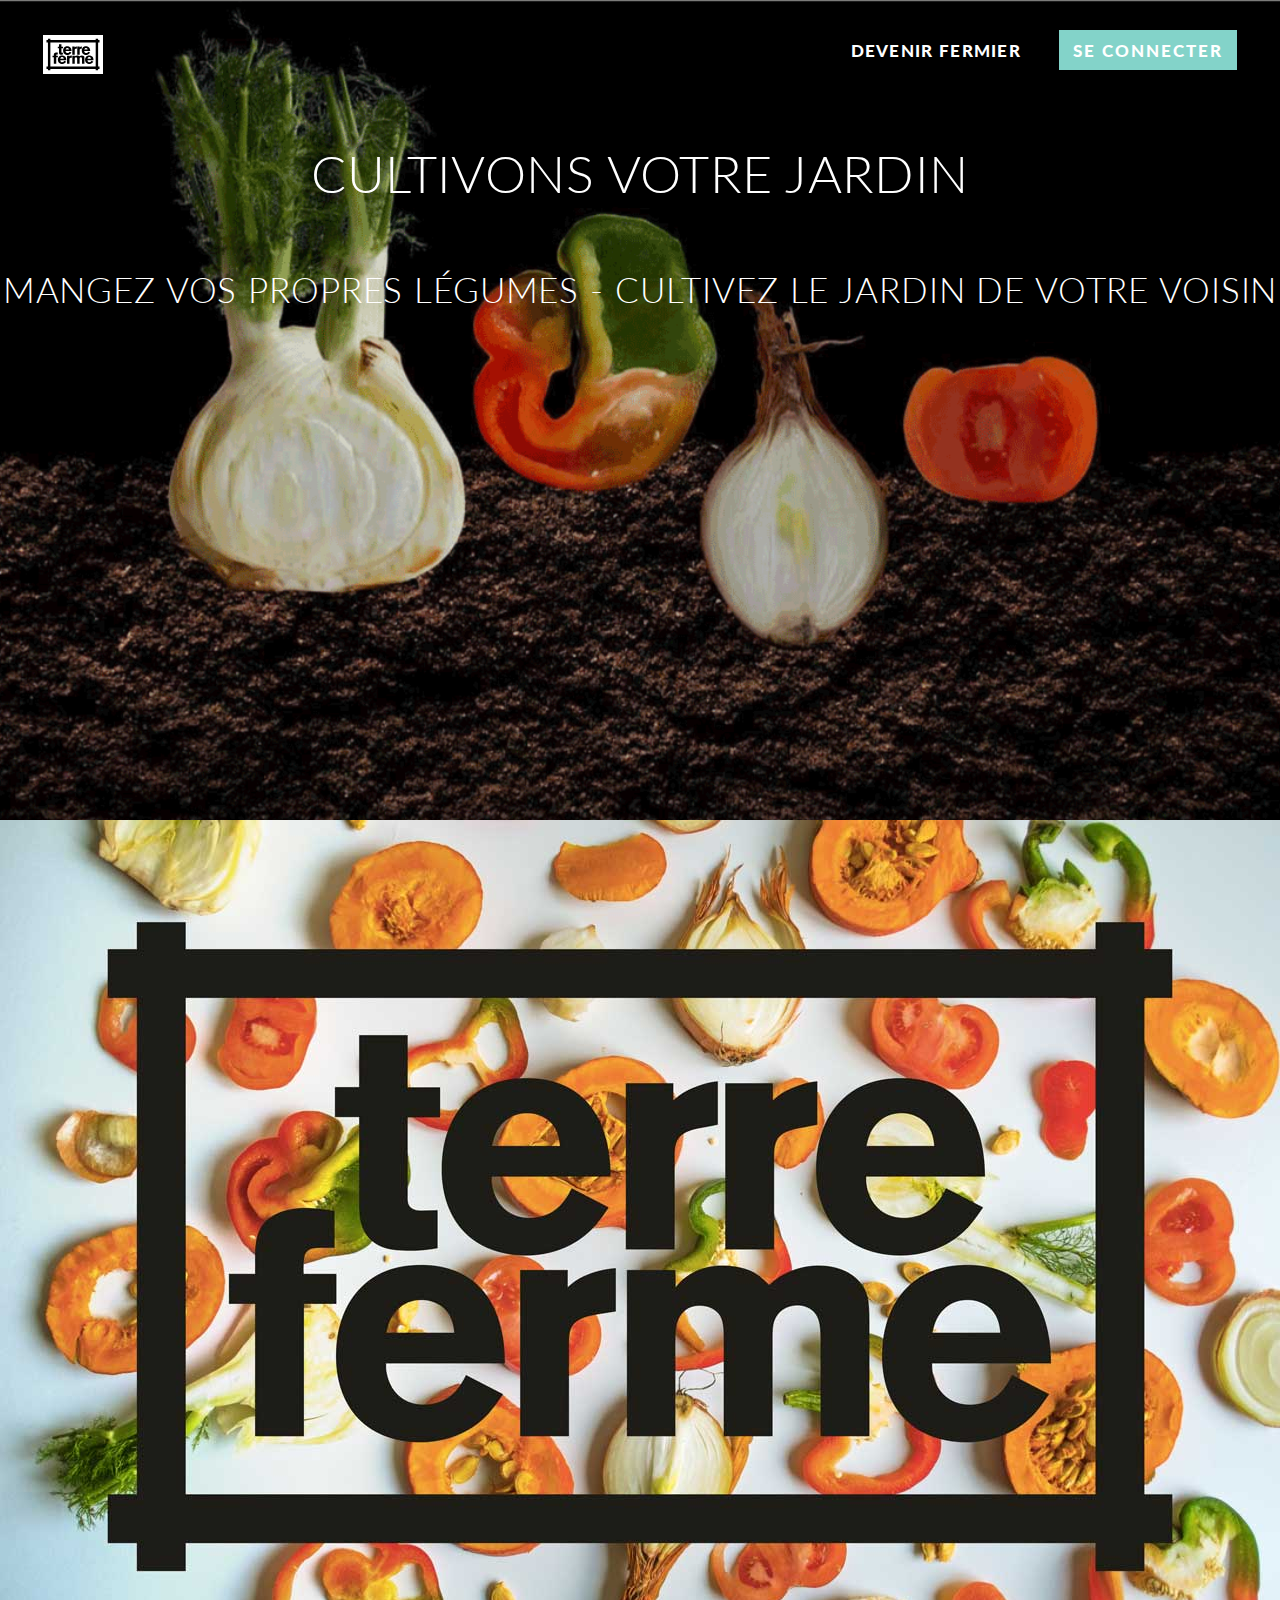
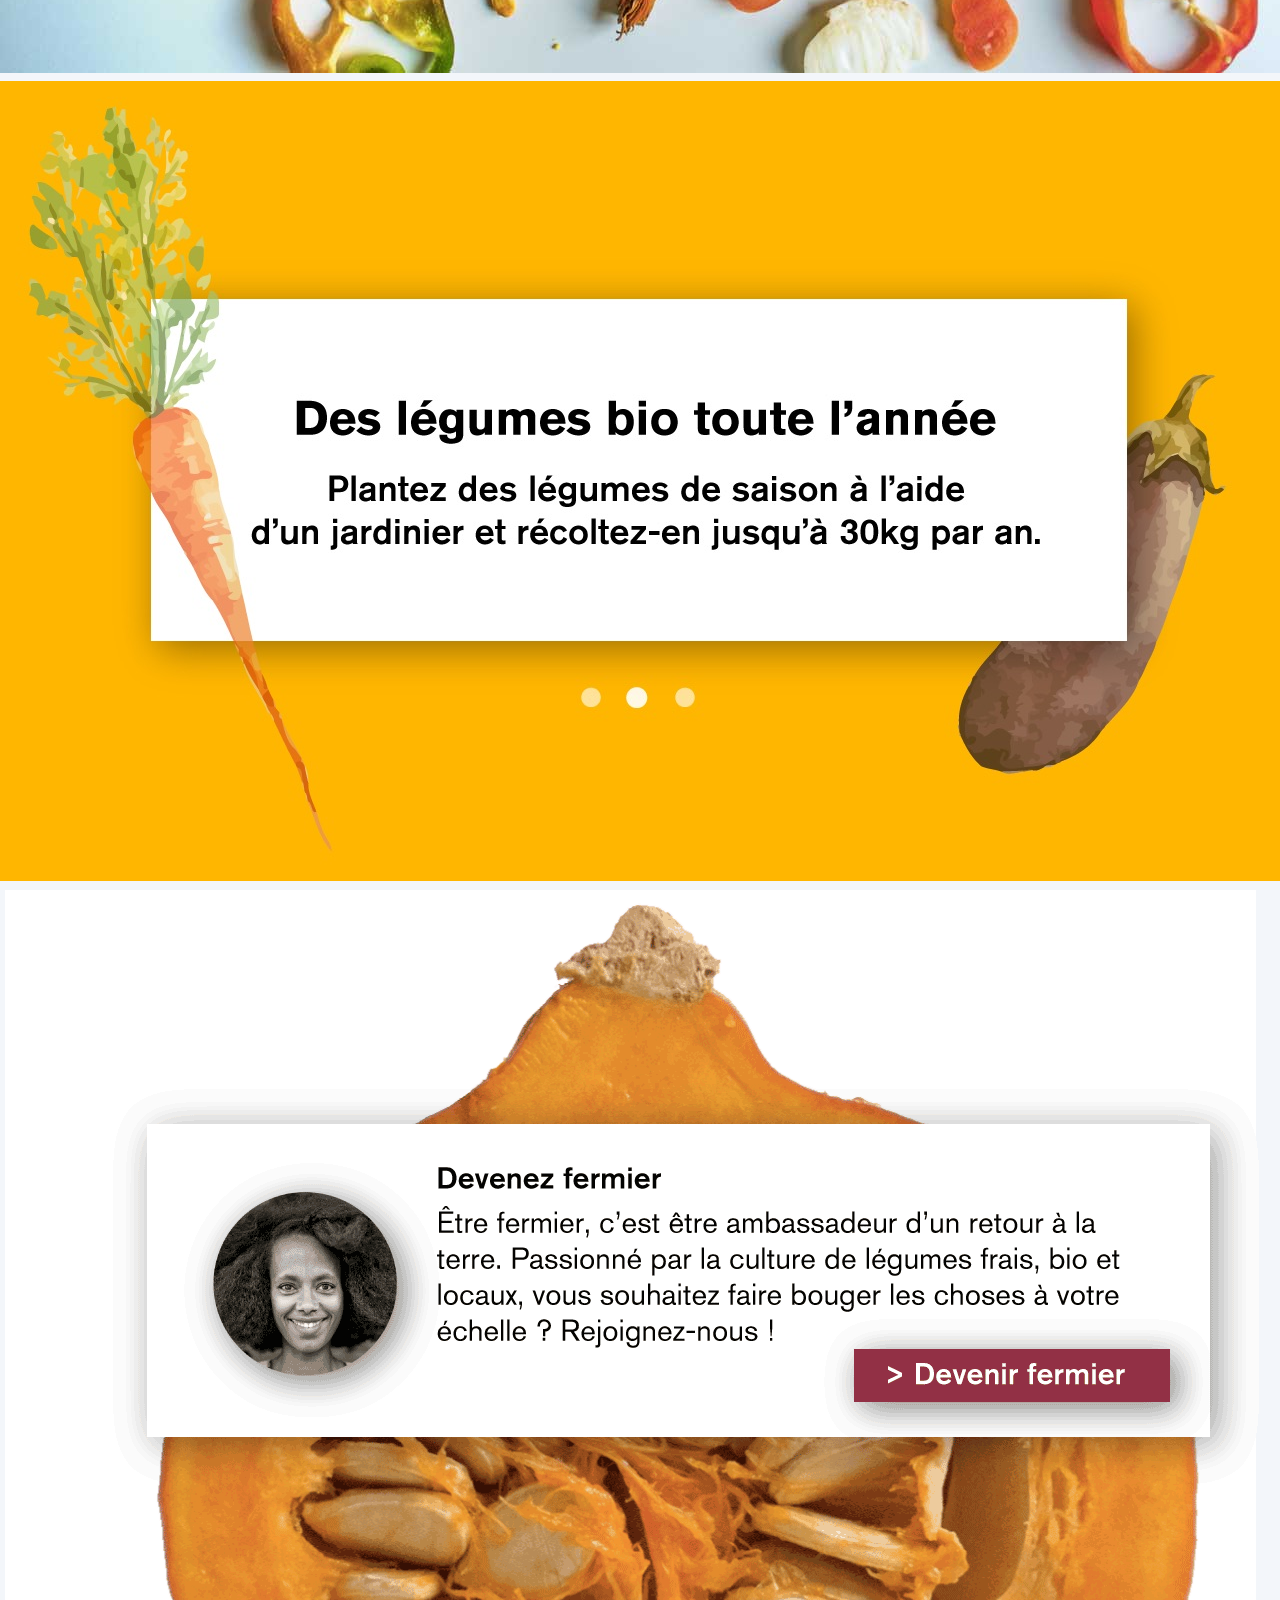
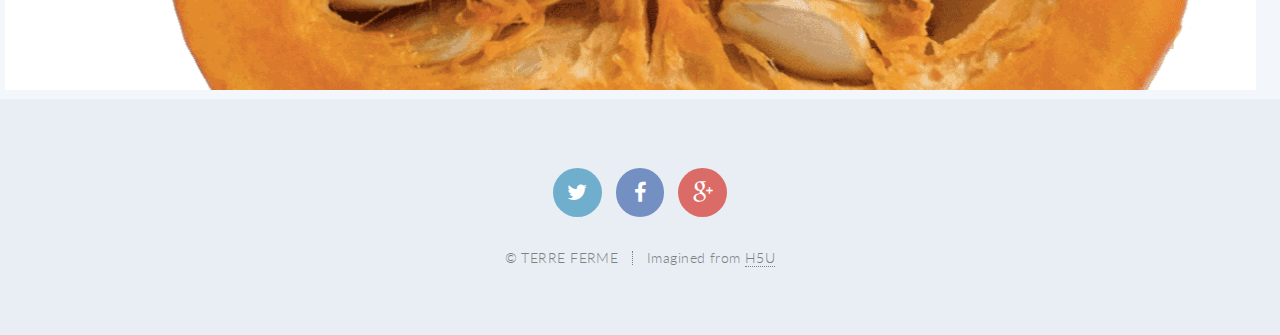
<file: index.html>
<!DOCTYPE HTML>
<!--
	Twenty by HTML5 UP
	html5up.net | @n33co
	Free for personal and commercial use under the CCA 3.0 license (html5up.net/license)
-->
<html>
	<head>
		<title>TERRE FERME</title>
		<meta charset="utf-8" />
		<meta name="viewport" content="width=device-width, initial-scale=1" />
		<!--[if lte IE 8]><script src="assets/js/ie/html5shiv.js"></script><![endif]-->
		<link rel="stylesheet" href="assets/css/main.css" />
		<!--[if lte IE 8]><link rel="stylesheet" href="assets/css/ie8.css" /><![endif]-->
		<!--[if lte IE 9]><link rel="stylesheet" href="assets/css/ie9.css" /><![endif]-->
	</head>
	<body class="index">
		<div id="page-wrapper">

			<header id="header" class="alt">
				<h1 id="logo"><a href="index.html"><img src="images/TF_logo.svg" alt="TERRE FERME" style="width:5%; background-color:white;"/></a></h1>
				<nav id="nav">
					<ul>
						<li class="current"><a href="#">Devenir fermier</a></li>
						<li><a href="#" class="button special">Se connecter</a></li>
					</ul>
				</nav>
			</header>

			<!-- Banner -->
				<section id="banner">

					<!--
						".inner" is set up as an inline-block so it automatically expands
						in both directions to fit whatever's inside it. This means it won't
						automatically wrap lines, so be sure to use line breaks where
						appropriate (<br />).
					-->
        <div class="bannertext">
          <h1 style="font-size:3em;">Cultivons votre Jardin</h1>
          <h3 style="font-size:2em;">Mangez vos propres légumes - Cultivez le jardin de votre voisin</h3>
        </div>

					<div class="inner" style="margin-bottom:0.25vh; margin-right:5%; margin-left:5%;">
						<footer>
							<div style="display:flex; position:relative; margin-top:30%;">
								<input type="text" placeholder="La Gaîté Lyrique, Rue Papin, Paris" size="80%" style="border-radius:5px 0 0 5px; background-color:white; color:black;"/>
								<input type="submit" value="Trouver un fermier" style="background-color:#96dad1; border:none; border-radius:0 5px 5px 0;" onclick="location.href='fermiers.html';"/>
							</div>
						</footer>

					</div>

				</section>

        <div class="tfcoupes"><img src="images/img-back-2.jpg" alt="" style="width:100%"></div>

        <div class="tfcoupes"><img src="images/background-values2.jpg" alt="" style="width:100%"></div>

         <div class="tfcoupes"><center><img src="images/devenir-fermier.png" alt="" style="width:100%;"></center></div>

			<!-- Main -->


				<footer id="footer">
					<ul class="icons">
						<li><a href="#" class="icon circle fa-twitter"><span class="label">Twitter</span></a></li>
						<li><a href="#" class="icon circle fa-facebook"><span class="label">Facebook</span></a></li>
						<li><a href="#" class="icon circle fa-google-plus"><span class="label">Google+</span></a></li>
					</ul>
					<ul class="copyright">
						<li>&copy; TERRE FERME</li><li>Imagined from <a href="http://html5up.net">H5U</a></li>
					</ul>
				</footer>

		</div>

		<!-- Scripts -->
			<script src="assets/js/jquery.min.js"></script>
			<script src="assets/js/jquery.dropotron.min.js"></script>
			<script src="assets/js/jquery.scrolly.min.js"></script>
			<script src="assets/js/jquery.scrollgress.min.js"></script>
			<script src="assets/js/skel.min.js"></script>
			<script src="assets/js/util.js"></script>
			<!--[if lte IE 8]><script src="assets/js/ie/respond.min.js"></script><![endif]-->
			<script src="assets/js/main.js"></script>

	</body>
</html>
</file>
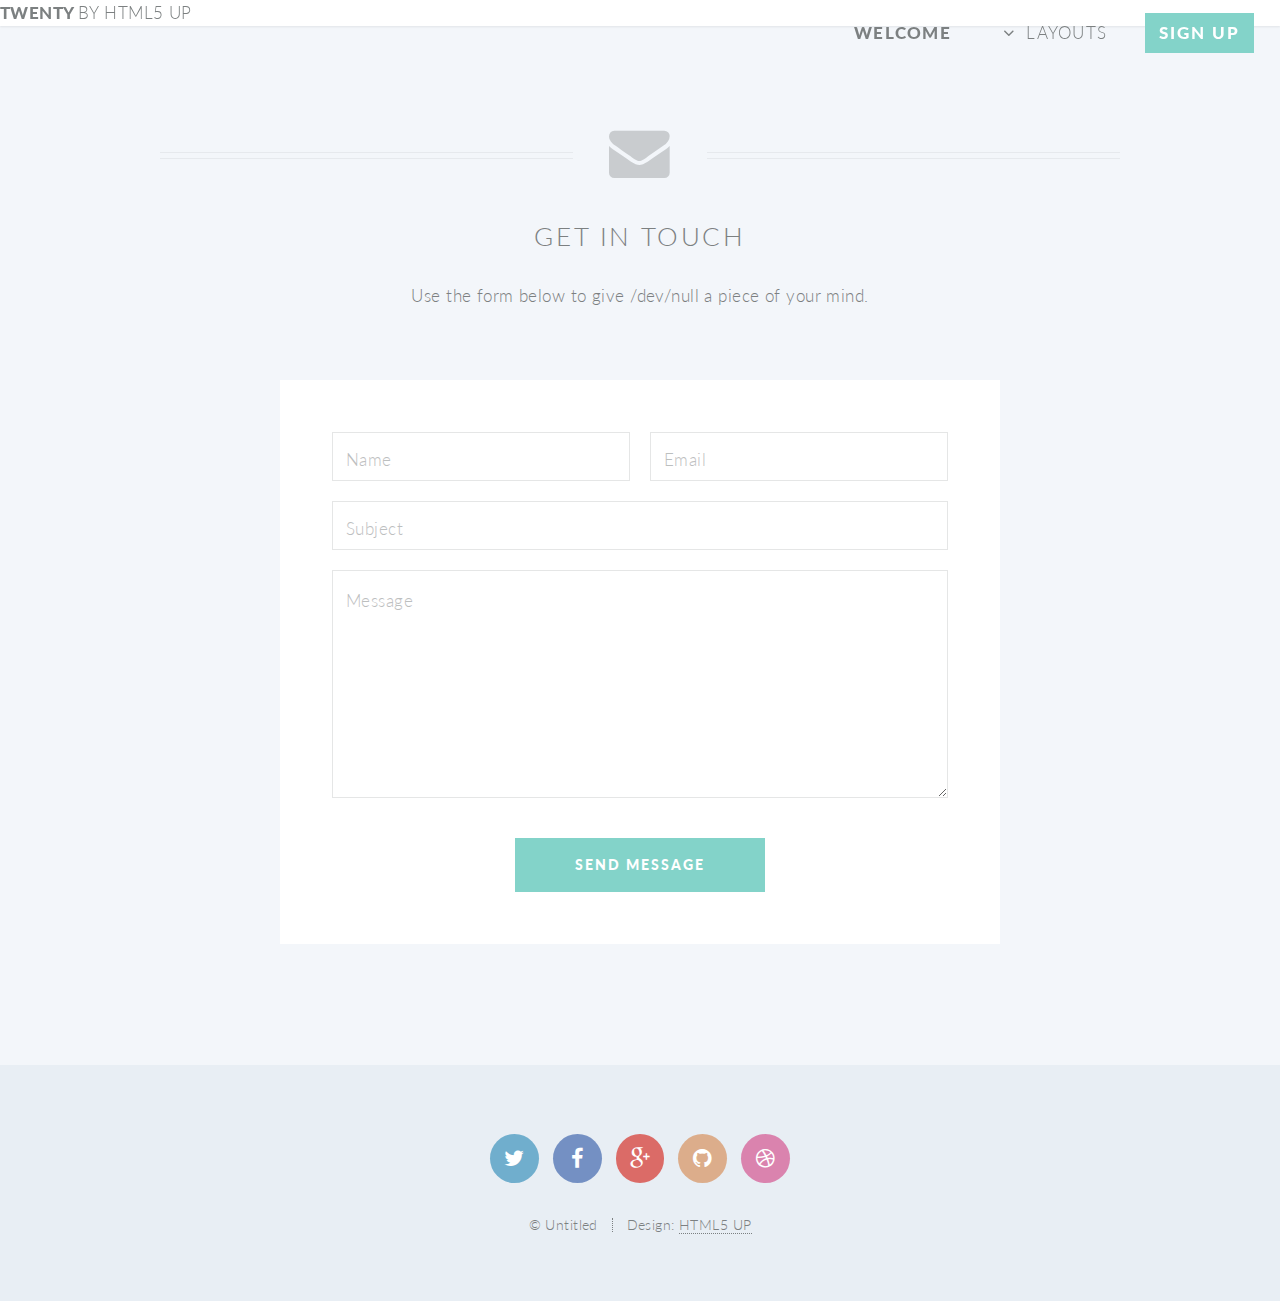
<file: contact.html>
<!DOCTYPE HTML>
<!--
	Twenty by HTML5 UP
	html5up.net | @n33co
	Free for personal and commercial use under the CCA 3.0 license (html5up.net/license)
-->
<html>
	<head>
		<title>Contact - Twenty by HTML5 UP</title>
		<meta charset="utf-8" />
		<meta name="viewport" content="width=device-width, initial-scale=1" />
		<!--[if lte IE 8]><script src="assets/js/ie/html5shiv.js"></script><![endif]-->
		<link rel="stylesheet" href="assets/css/main.css" />
		<!--[if lte IE 8]><link rel="stylesheet" href="assets/css/ie8.css" /><![endif]-->
		<!--[if lte IE 9]><link rel="stylesheet" href="assets/css/ie9.css" /><![endif]-->
	</head>
	<body class="contact">
		<div id="page-wrapper">

			<!-- Header -->
				<header id="header">
					<h1 id="logo"><a href="index.html">Twenty <span>by HTML5 UP</span></a></h1>
					<nav id="nav">
						<ul>
							<li class="current"><a href="index.html">Welcome</a></li>
							<li class="submenu">
								<a href="#">Layouts</a>
								<ul>
									<li><a href="left-sidebar.html">Left Sidebar</a></li>
									<li><a href="right-sidebar.html">Right Sidebar</a></li>
									<li><a href="no-sidebar.html">No Sidebar</a></li>
									<li><a href="contact.html">Contact</a></li>
									<li class="submenu">
										<a href="#">Submenu</a>
										<ul>
											<li><a href="#">Dolore Sed</a></li>
											<li><a href="#">Consequat</a></li>
											<li><a href="#">Lorem Magna</a></li>
											<li><a href="#">Sed Magna</a></li>
											<li><a href="#">Ipsum Nisl</a></li>
										</ul>
									</li>
								</ul>
							</li>
							<li><a href="#" class="button special">Sign Up</a></li>
						</ul>
					</nav>
				</header>

			<!-- Main -->
				<article id="main">

					<header class="special container">
						<span class="icon fa-envelope"></span>
						<h2>Get In Touch</h2>
						<p>Use the form below to give /dev/null a piece of your mind.</p>
					</header>

					<!-- One -->
						<section class="wrapper style4 special container 75%">

							<!-- Content -->
								<div class="content">
									<form>
										<div class="row 50%">
											<div class="6u 12u(mobile)">
												<input type="text" name="name" placeholder="Name" />
											</div>
											<div class="6u 12u(mobile)">
												<input type="text" name="email" placeholder="Email" />
											</div>
										</div>
										<div class="row 50%">
											<div class="12u">
												<input type="text" name="subject" placeholder="Subject" />
											</div>
										</div>
										<div class="row 50%">
											<div class="12u">
												<textarea name="message" placeholder="Message" rows="7"></textarea>
											</div>
										</div>
										<div class="row">
											<div class="12u">
												<ul class="buttons">
													<li><input type="submit" class="special" value="Send Message" /></li>
												</ul>
											</div>
										</div>
									</form>
								</div>

						</section>

				</article>

			<!-- Footer -->
				<footer id="footer">

					<ul class="icons">
						<li><a href="#" class="icon circle fa-twitter"><span class="label">Twitter</span></a></li>
						<li><a href="#" class="icon circle fa-facebook"><span class="label">Facebook</span></a></li>
						<li><a href="#" class="icon circle fa-google-plus"><span class="label">Google+</span></a></li>
						<li><a href="#" class="icon circle fa-github"><span class="label">Github</span></a></li>
						<li><a href="#" class="icon circle fa-dribbble"><span class="label">Dribbble</span></a></li>
					</ul>

					<ul class="copyright">
						<li>&copy; Untitled</li><li>Design: <a href="http://html5up.net">HTML5 UP</a></li>
					</ul>

				</footer>

		</div>

		<!-- Scripts -->
			<script src="assets/js/jquery.min.js"></script>
			<script src="assets/js/jquery.dropotron.min.js"></script>
			<script src="assets/js/jquery.scrolly.min.js"></script>
			<script src="assets/js/jquery.scrollgress.min.js"></script>
			<script src="assets/js/skel.min.js"></script>
			<script src="assets/js/util.js"></script>
			<!--[if lte IE 8]><script src="assets/js/ie/respond.min.js"></script><![endif]-->
			<script src="assets/js/main.js"></script>

	</body>
</html>
</file>
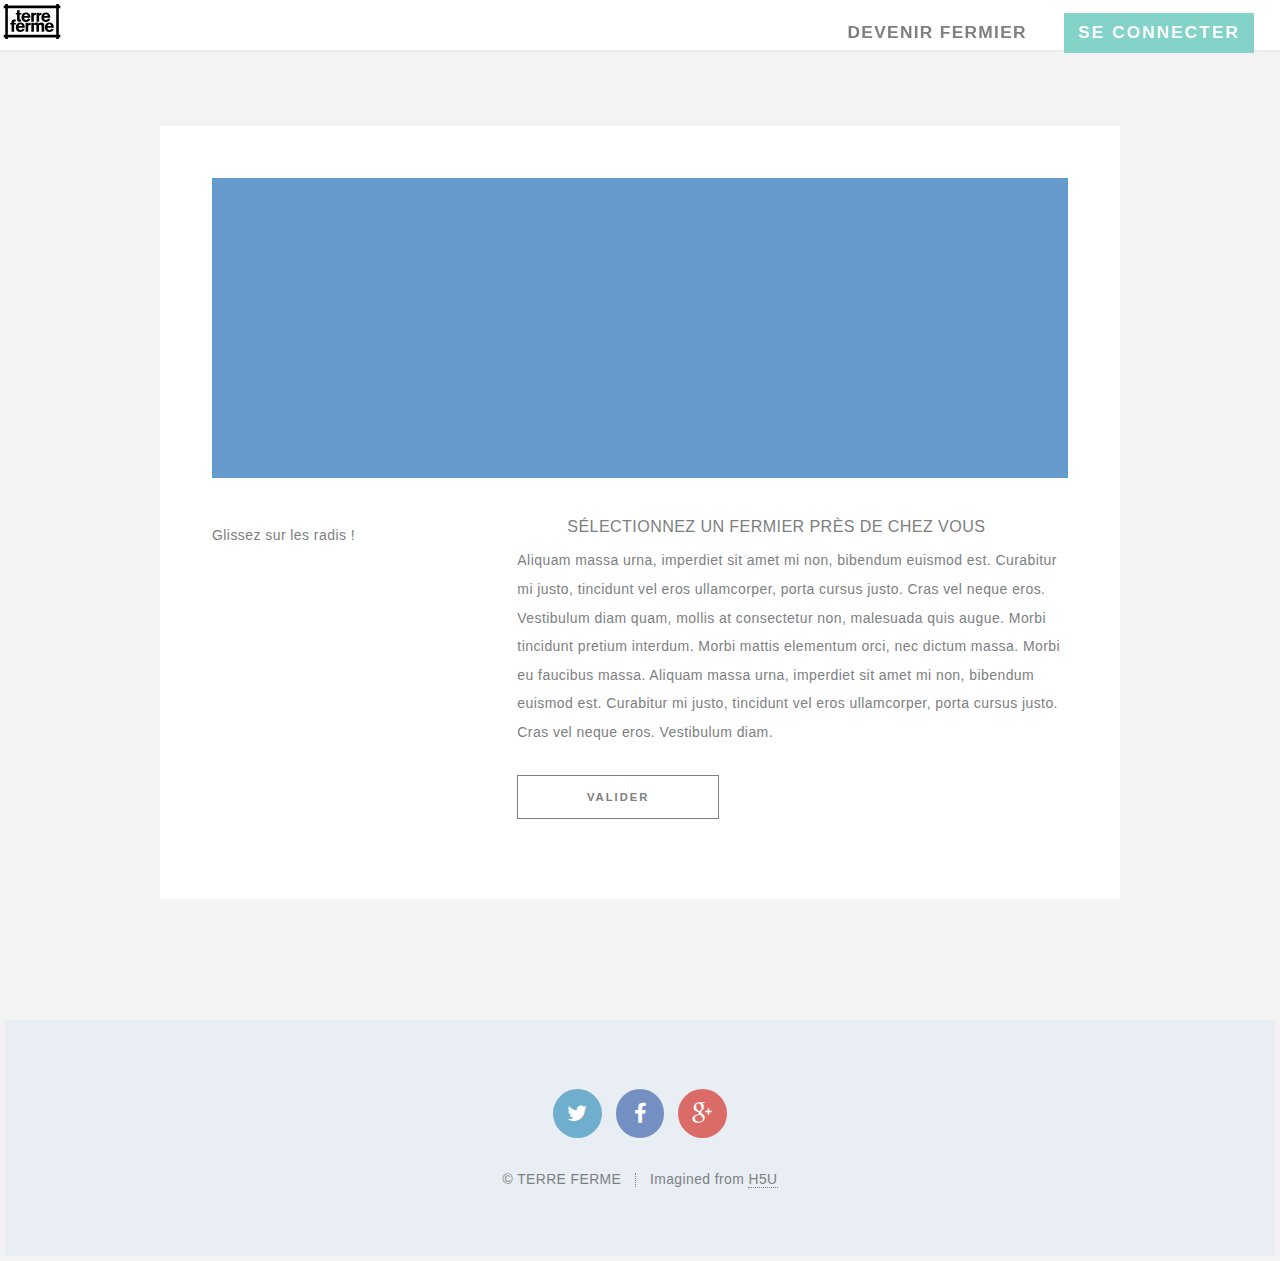
<file: fermiers.html>
<!DOCTYPE HTML>
<!--
	Twenty by HTML5 UP
	html5up.net | @n33co
	Free for personal and commercial use under the CCA 3.0 license (html5up.net/license)
-->
<html>
	<head>
		<title>Les fermiers</title>
		<meta charset="utf-8" />
		<meta name="viewport" content="width=device-width, initial-scale=1" />
		<!--[if lte IE 8]><script src="assets/js/ie/html5shiv.js"></script><![endif]-->
		<link rel="stylesheet" href="assets/css/main.css" />
		<!--[if lte IE 8]><link rel="stylesheet" href="assets/css/ie8.css" /><![endif]-->
		<!--[if lte IE 9]><link rel="stylesheet" href="assets/css/ie9.css" /><![endif]-->

  		<script type="text/javascript" src="//ajax.googleapis.com/ajax/libs/jquery/1.9.1/jquery.min.js"></script>
  		<script type="text/javascript" src="//maps.google.com/maps/api/js?sensor=true"></script>
  		<script type="text/javascript" src="assets/js/gmaps.js"></script>
  <!-- <link href='//fonts.googleapis.com/css?family=Convergence|Bitter|Droid+Sans|Ubuntu+Mono' rel='stylesheet' type='text/css' /> -->
  <link href="assets/css/gmap-styles.css" rel='stylesheet' type='text/css' />
  <link rel="stylesheet" type="text/css" href="assets/css/gmap-examples.css" />
  <script type="text/javascript">
  function tougueul (ty) {
  	var jardibox_img = $('#jardibox_img');
  	var jardibox_txt = $('#jardibox p');
  	var jardibox_btn = $('#jardibox_bouton');
  	if (ty === 'sylvie') {
  		console.log('ty '+ty);
  		jardibox_img.attr('src', 'images/emily.png');
  		jardibox_txt.text("Le truc de Sylvie c'est les radis !");
  		jardibox_btn.show();
  	} else if (ty === 'martin') {
  		console.log('ty '+ty);
  		jardibox_img.attr('src', 'images/martinmatin.png');
  		jardibox_txt.text('Martin est fan #1 de radis noirs.');
  		jardibox_btn.show();
  	} else {
  		console.log('ty '+ty);
  		jardibox_img.attr('src', '');
  		jardibox_txt.text('Glissez sur les radis !');
  		jardibox_btn.hide();
  	}
  };
  tougueul('');

    var map;
    $(document).ready(function(){
      map = new GMaps({
        div: '#map',
        zoom: 15,
        lat: 48.866763,
        lng:  2.353652,
      });

      map.addMarker({
        lat: map.getCenter().lat(),
        lng: map.getCenter().lng(),
        title: 'La Gaîté Lyrique',
        infoWindow: {
			content: '<p>Vous êtes ici !</p>'
		}
      });

      map.addMarker({
        lat: 48.866259,
        lng:  2.358502,
        icon: 'images/radisrouge.png',
        mouseover: function (evt) { tougueul('sylvie'); },
        // mouseout: function (evt) { tougueul(''); },
      });

      map.addMarker({
        lat: 48.865534,
        lng:  2.343882,
		icon: 'images/radisnoir.png',
        mouseover: function (evt) { tougueul('martin'); },
        // mouseout: function (evt) { tougueul(''); },
      });

      map.setOptions({
      	scrollwheel: false,
      	disableDoubleClickZoom: true,
      	draggable: true,
      	zoomControl: false,
      });
  });
  </script>
	</head>
	<body class="left-sidebar">
		<div id="page-wrapper">

			<header id="header">
				<h1 id="logo"><a href="index.html"><img src="images/TF_logo.svg" alt="TERRE FERME" style="width:5%; background-color:white;"/></a></h1>
				<nav id="nav">
					<ul>
						<li class="current"><a href="#">Devenir fermier</a></li>
						<li><a href="#" class="button special">Se connecter</a></li>
					</ul>
				</nav>
			</header>

			<!-- Main -->
				<article id="main">

					<!-- One -->
						<section class="wrapper style4 container">

 							<div id="map"></div>

							<div class="row 150%">
								<div class="4u 12u(narrower)">
										<div class="sidebar">

											<section id="jardibox">
												<header style="text-align:center; padding-top:1em;"><img id="jardibox_img"/></header>
												<p>Glissez sur les radis !</p>
<!-- 												<footer style="text-align:center; display:none;" id="jardibox_bouton">
													<ul class="buttons">
														<li><a href="#" class="button">Entrer en contact !</a></li>
													</ul>
												</footer> -->
											</section>

										</div>
								</div>
								<div class="8u 12u(narrower) important(narrower)">

									<!-- Content -->
										<div class="content" style="padding-top:2em;">
											<section>
												<header>
													<h3 style="text-indent:50px;">Sélectionnez un fermier près de chez vous</h3>
												</header>
												
												<p>Aliquam massa urna, imperdiet sit amet mi non, bibendum euismod est. Curabitur mi justo, tincidunt vel eros ullamcorper, porta cursus justo. Cras vel neque eros. Vestibulum diam quam, mollis at consectetur non, malesuada quis augue. Morbi tincidunt pretium interdum. Morbi mattis elementum orci, nec dictum massa. Morbi eu faucibus massa. Aliquam massa urna, imperdiet sit amet mi non, bibendum euismod est. Curabitur mi justo, tincidunt vel eros ullamcorper, porta cursus justo. Cras vel neque eros. Vestibulum diam.</p>

												<p><ul> <li><a href="potagers.html" class="button">Valider</a></li> </ul></p>
											</section>
										</div>

								</div>
							</div>
						</section>

				</article>

				<footer id="footer">
					<ul class="icons">
						<li><a href="#" class="icon circle fa-twitter"><span class="label">Twitter</span></a></li>
						<li><a href="#" class="icon circle fa-facebook"><span class="label">Facebook</span></a></li>
						<li><a href="#" class="icon circle fa-google-plus"><span class="label">Google+</span></a></li>
					</ul>
					<ul class="copyright">
						<li>&copy; TERRE FERME</li><li>Imagined from <a href="http://html5up.net">H5U</a></li>
					</ul>
				</footer>

		</div>

		<!-- Scripts -->
			<script src="assets/js/jquery.min.js"></script>
			<script src="assets/js/jquery.dropotron.min.js"></script>
			<script src="assets/js/jquery.scrolly.min.js"></script>
			<script src="assets/js/jquery.scrollgress.min.js"></script>
			<script src="assets/js/skel.min.js"></script>
			<script src="assets/js/util.js"></script>
			<!--[if lte IE 8]><script src="assets/js/ie/respond.min.js"></script><![endif]-->
			<script src="assets/js/main.js"></script>

	</body>
</html>
</file>
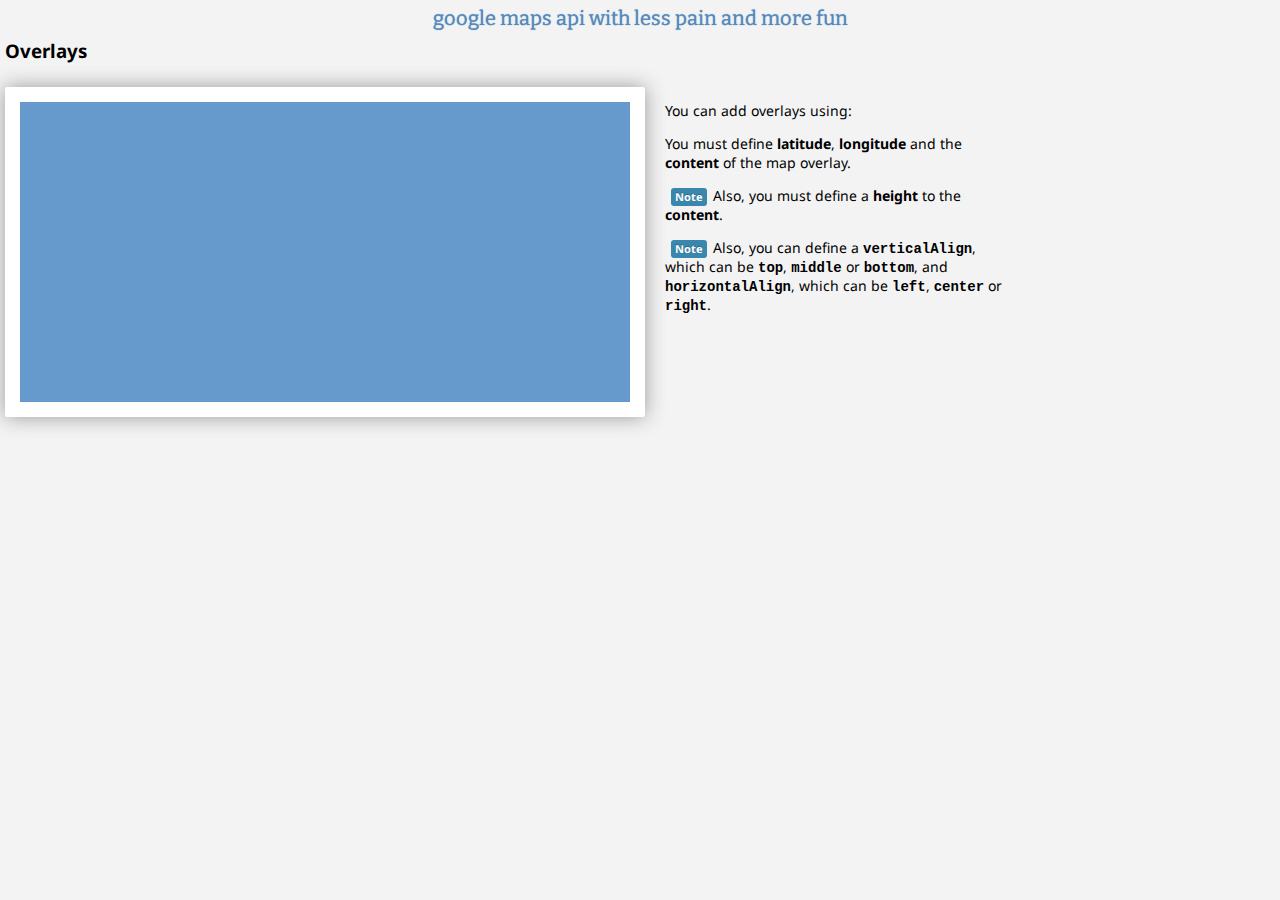
<file: gmap.html>
<!DOCTYPE html>
<html>
<head>
  <title>gmaps.js &mdash; the easiest way to use Google Maps</title>
  <script type="text/javascript" src="//ajax.googleapis.com/ajax/libs/jquery/1.9.1/jquery.min.js"></script>
  <script type="text/javascript" src="//maps.google.com/maps/api/js?sensor=true"></script>
  <script type="text/javascript" src="assets/js/gmaps.js"></script>
  <link href='//fonts.googleapis.com/css?family=Convergence|Bitter|Droid+Sans|Ubuntu+Mono' rel='stylesheet' type='text/css' />
  <link href="assets/css/gmap-styles.css" rel='stylesheet' type='text/css' />
  <link rel="stylesheet" type="text/css" href="assets/css/gmap-examples.css" />
  <script type="text/javascript">
    var map;
    $(document).ready(function(){
      map = new GMaps({
        div: '#map',
        lat: -12.043333,
        lng: -77.028333
      });
      map.drawOverlay({
        lat: map.getCenter().lat(),
        lng: map.getCenter().lng(),
        content: '<div class="overlay">Lima<div class="overlay_arrow above"></div></div>',
        verticalAlign: 'top',
        horizontalAlign: 'center'
      });
    });
  </script>
</head>
<body>
  <div id="header">
    <h2>Google Maps API with less pain and more fun</h2>
  </div>
  <div id="body">
    <h3>Overlays</h3>
    <div class="row">
      <div class="span11">
        <div class="popin">
          <div id="map"></div>
        </div>
      </div>
      <div class="span6">
        <p>You can add overlays using:</p>
        <p>You must define <strong>latitude</strong>, <strong>longitude</strong> and the <strong>content</strong> of the map overlay.</p>
        <p><span class="label notice">Note</span>Also, you must define a <strong>height</strong> to the <strong>content</strong>.</p>
        <p><span class="label notice">Note</span>Also, you can define a <code>verticalAlign</code>, which can be <code>top</code>, <code>middle</code> or <code>bottom</code>, and <code>horizontalAlign</code>, which can be <code>left</code>, <code>center</code> or <code>right</code>.</p>
      </div>
    </div>
  </div>
</body>
</html>
</file>
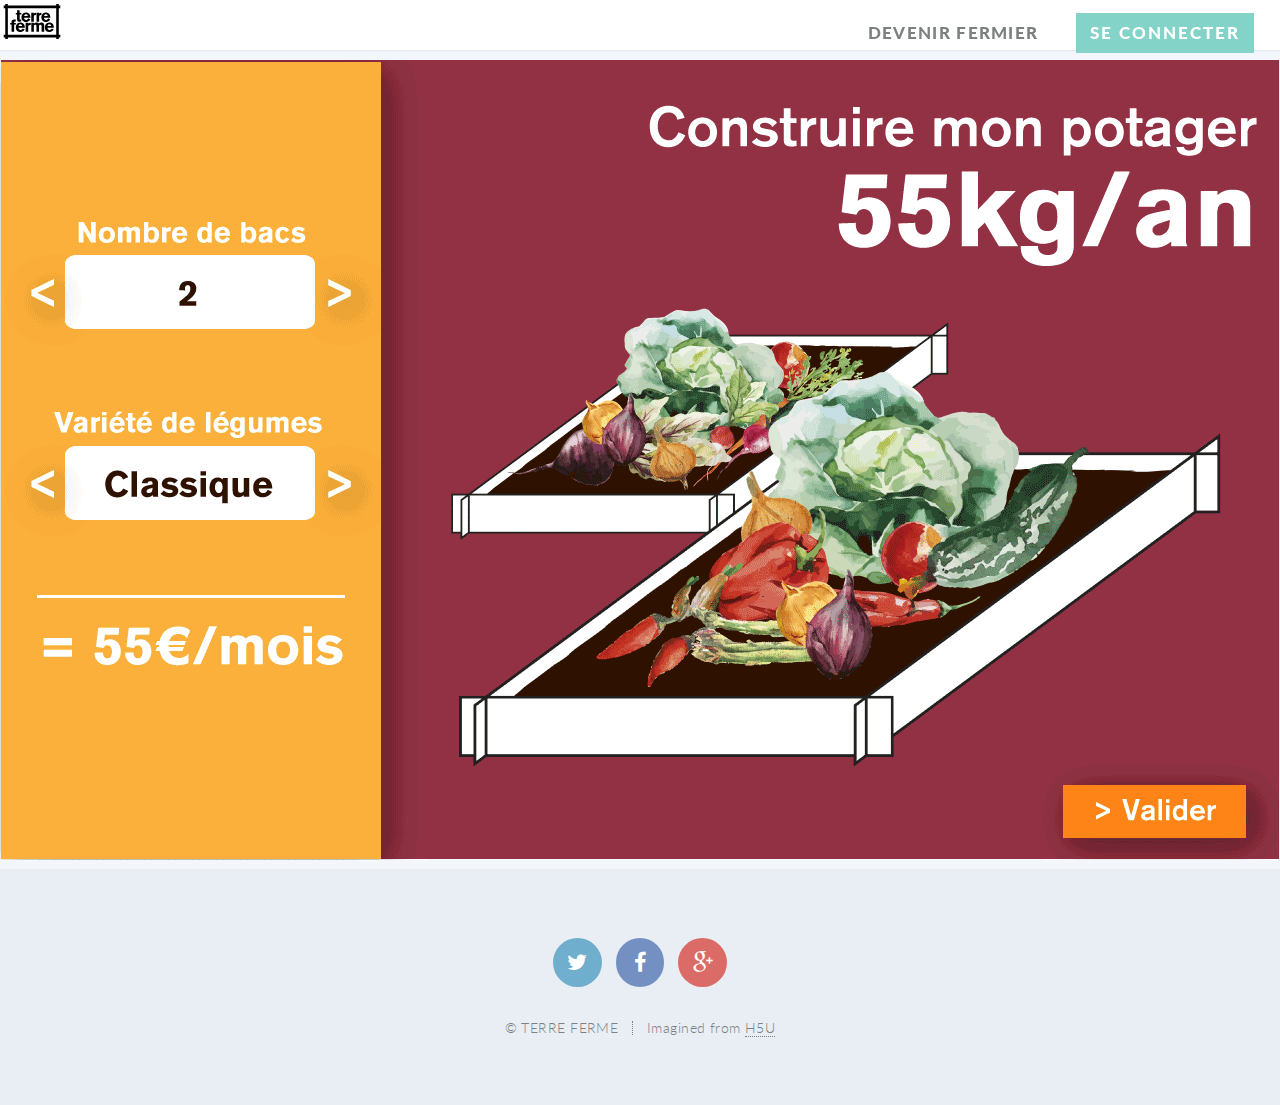
<file: potagers.html>
<!DOCTYPE HTML>
<!--
	Twenty by HTML5 UP
	html5up.net | @n33co
	Free for personal and commercial use under the CCA 3.0 license (html5up.net/license)
-->
<html>
	<head>
		<title>Les fermiers</title>
		<meta charset="utf-8" />
		<meta name="viewport" content="width=device-width, initial-scale=1" />
		<!--[if lte IE 8]><script src="assets/js/ie/html5shiv.js"></script><![endif]-->
		<link rel="stylesheet" href="assets/css/main.css" />
		<!--[if lte IE 8]><link rel="stylesheet" href="assets/css/ie8.css" /><![endif]-->
		<!--[if lte IE 9]><link rel="stylesheet" href="assets/css/ie9.css" /><![endif]-->
	</head>
	<body class="left-sidebar">
		<div id="page-wrapper">

			<header id="header">
				<h1 id="logo"><a href="index.html"><img src="images/TF_logo.svg" alt="TERRE FERME" style="width:5%; background-color:white;"/></a></h1>
				<nav id="nav">
					<ul>
						<li class="current"><a href="#">Devenir fermier</a></li>
                        <li><a href="#" class="button special">Se connecter</a></li>
					</ul>
				</nav>
			</header>


            <center><img src="images/bacs.png" style="width:100%; padding-top:60px;"></center>

				<footer id="footer">
					<ul class="icons">
						<li><a href="#" class="icon circle fa-twitter"><span class="label">Twitter</span></a></li>
						<li><a href="#" class="icon circle fa-facebook"><span class="label">Facebook</span></a></li>
						<li><a href="#" class="icon circle fa-google-plus"><span class="label">Google+</span></a></li>
					</ul>
					<ul class="copyright">
						<li>&copy; TERRE FERME</li><li>Imagined from <a href="http://html5up.net">H5U</a></li>
					</ul>
				</footer>

		</div>

		<!-- Scripts -->
			<script src="assets/js/jquery.min.js"></script>
			<script src="assets/js/jquery.dropotron.min.js"></script>
			<script src="assets/js/jquery.scrolly.min.js"></script>
			<script src="assets/js/jquery.scrollgress.min.js"></script>
			<script src="assets/js/skel.min.js"></script>
			<script src="assets/js/util.js"></script>
			<!--[if lte IE 8]><script src="assets/js/ie/respond.min.js"></script><![endif]-->
			<script src="assets/js/main.js"></script>

	</body>
</html>
</file>
<file: assets/css/ie8.css>
/*
	Twenty by HTML5 UP
	html5up.net | @n33co
	Free for personal and commercial use under the CCA 3.0 license (html5up.net/license)
*/

/* Section/Article */

	section > .last-child, section.last-child,
	article > .last-child,
	article.last-child {
		margin-bottom: 0;
	}

/* Banner */

	#banner {
		background-image: url("../../images/banner.jpg");
		background-repeat: no-repeat;
		background-size: cover;
		background-position: auto;
		-ms-behavior: url("assets/js/ie/backgroundsize.min.htc");
	}

		#banner .inner {
			background: #341b2b;
		}

/* CTA */

	#cta {
		background-image: url("../../images/banner.jpg");
		background-repeat: no-repeat;
		background-size: cover;
		background-position: auto;
		-ms-behavior: url("assets/js/ie/backgroundsize.min.htc");
	}
</file>
<file: assets/css/ie9.css>
/*
	Twenty by HTML5 UP
	html5up.net | @n33co
	Free for personal and commercial use under the CCA 3.0 license (html5up.net/license)
*/

/* Banner */

	#banner .inner {
		opacity: 1.0;
	}
</file>
<file: assets/css/gmap-styles.css>
body{
  background:#f3f3f3;
  margin:0;
  padding:0;
  font-family: 'Helvetica', 'Arial', sans-serif;
}
/*
h1{
  font-family: 'Convergence';
  font-size: 95px;
  text-align: center;
  letter-spacing: -6px;
  margin: 8px 0;
  text-shadow: 0 0 1px #000;
}*/
h2{
  font-family:'Bitter';
  font-size:20px;
  font-weight:normal;
  color:#5588bb;
  text-shadow: 0 0 1px #5588bb;
  text-align:center;
  margin: 6px 0;
  text-transform:lowercase;
}

h3{
  margin:8px 0;
}

h4{
  margin:6px 0;
}

a{
  color: #5588bb;
  text-decoration:none;
}
a:hover{
  text-decoration:underline;
}

p.big{
  font-family:'Droid Sans';
  font-size:24px;
  color:#333;
}
p.centered{
  text-align:center;
}
/*#header, #body{
  width:800px;
  margin:0 auto;
}
#body{
  margin:20px auto;
}

#header a{
  color:#000;
}
#header a:hover{
  text-decoration:none;
}
*/
.row{
  margin:24px 0;
}

.btn{
  color:#fff;
  text-decoration:none;
  padding:10px 20px;
  margin:0 2px;
  border-radius:3px;
  border-top:#4c82b7 solid 1px;
  border-left:#4c82b7 solid 1px;
  border-bottom:#3e6d9c solid 1px;
  border-right:#3e6d9c solid 1px;
  background:#4477aa;
  background-image: linear-gradient(bottom, rgb(59,104,149) 50%, rgb(68,119,170) 100%);
  background-image: -o-linear-gradient(bottom, rgb(59,104,149) 50%, rgb(68,119,170) 100%);
  background-image: -moz-linear-gradient(bottom, rgb(59,104,149) 50%, rgb(68,119,170) 100%);
  background-image: -webkit-linear-gradient(bottom, rgb(59,104,149) 50%, rgb(68,119,170) 100%);
  background-image: -ms-linear-gradient(bottom, rgb(59,104,149) 50%, rgb(68,119,170) 100%);

  background-image: -webkit-gradient(
    linear,
    left bottom,
    left top,
    color-stop(0.5, rgb(59,104,149)),
    color-stop(1, rgb(68,119,170))
  );
}

.popin{
  background:#fff;
  padding:15px;
  box-shadow: 0 0 20px #999;
  border-radius:2px;
}

ul.gallery{
  list-style:none;
  margin:0;
  padding:0;
  width:100%;
}
ul.gallery li{
  font-family:'Droid Sans';
  display:inline-block;
  width:30%;
  background:#fff;
  padding:10px 8px;
  margin:4px 1px;
  border-radius:3px;
  border:solid 1px #ddd;
}
ul.gallery li:hover{
  background:#f3f3f3;
}
ul.gallery li a{
  display:block;
}
ul.gallery li h5{
  font-weight:normal;
  margin:0;
  font-size:16px;
}

#map,
#panorama {
  height:300px;
  background:#6699cc;
}

#sponsors {
  font-size: 12px;
  text-align: center;
  padding: 4px 6px;
}

#sponsors img {
  height: 40px;
  margin: 4px;
}

code {
  font-family: 'Ubuntu Mono', 'Monaco', 'Andale Mono', 'Courier New', monospace;
  font-weight: bold;
}
</file>
<file: assets/css/gmap-examples.css>
body{
  font-family: 'Droid Sans', 'Helvetica', Arial, sans-serif;
  margin:5px;
}

#body{
  width:1000px;
}

#instructions{
  margin-top: 10px;
}
#instructions li{
  display:none;
}

.overlay{
  display:block;
  text-align:center;
  color:#fff;
  font-size:30px;
  line-height:40px;
  opacity:0.8;
  background:#4477aa;
  border:solid 3px #336699;
  border-radius:4px;
  box-shadow:2px 2px 10px #333;
  text-shadow:1px 1px 1px #666;
  padding:0 4px;
}

.overlay_arrow{
  left:50%;
  margin-left:-16px;
  width:0;
  height:0;
  position:absolute;
}
.overlay_arrow.above{
  bottom:-15px;
  border-left:16px solid transparent;
  border-right:16px solid transparent;
  border-top:16px solid #336699;
}
.overlay_arrow.below{
  top:-15px;
  border-left:16px solid transparent;
  border-right:16px solid transparent;
  border-bottom:16px solid #336699;
}

.row{
  font-size:14px;
}

pre{
  font-family:'Ubuntu Mono';
  font-size: 14px;
}

.row{zoom:1;margin-left:-20px;}.row:before,.row:after{display:table;content:"";zoom:1;}
.row:after{clear:both;}
.row>[class*="span"]{display:inline;float:left;margin-left:20px;}
.span1{width:40px;}
.span2{width:100px;}
.span3{width:160px;}
.span4{width:220px;}
.span5{width:280px;}
.span6{width:340px;}
.span7{width:400px;}
.span8{width:460px;}
.span9{width:520px;}
.span10{width:580px;}
.span11{width:640px;}
.span12{width:700px;}
.span13{width:760px;}
.span14{width:820px;}
.span15{width:880px;}
.span16{width:940px;}
.span17{width:1000px;}
.span18{width:1060px;}
.span19{width:1120px;}
.span20{width:1180px;}
.span21{width:1240px;}
.span22{width:1300px;}
.span23{width:1360px;}
.span24{width:1420px;}

pre.prettyprint{
  background:#fff;
  border-color:#c1c1c1;
  -webkit-border-radius:2px;
  -moz-border-radius:2px;
  border-radius:2px;
  -webkit-box-shadow:0 0 10px #999;
  -moz-box-shadow:0 0 10px #999;
  box-shadow:0 0 10px #999;
  padding:5px;
  white-space: pre-wrap;
  word-wrap: break-word;
}

.label {
  font-size: 10.998px;
  font-weight: bold;
  line-height: 14px;
  color: #ffffff;
  text-shadow: 0 -1px 0 rgba(0, 0, 0, 0.25);
  white-space: nowrap;
  vertical-align: baseline;
  background-color: #999999;
  margin: 2px 6px;
}

.label {
  padding: 1px 4px 2px;
  -webkit-border-radius: 3px;
     -moz-border-radius: 3px;
          border-radius: 3px;
}

.notice {
  background-color: #3a87ad;
}

form input[type=text] {
  border: solid 1px #999999;
  padding: 2px;
}

.edit_marker {
  width: 250px;
  height: 80px;
}

.edit_marker p {
  margin: 0;
}
</file>
<file: assets/css/main.css>
@import url("font-awesome.min.css");
@import url("http://fonts.googleapis.com/css?family=Lato:300,400,900");

/*
	Twenty by HTML5 UP
	html5up.net | @n33co
	Free for personal and commercial use under the CCA 3.0 license (html5up.net/license)
*/

/* Reset */

	html, body, div, span, applet, object, iframe, h1, h2, h3, h4, h5, h6, p, blockquote, pre, a, abbr, acronym, address, big, cite, code, del, dfn, em, img, ins, kbd, q, s, samp, small, strike, strong, sub, sup, tt, var, b, u, i, center, dl, dt, dd, ol, ul, li, fieldset, form, label, legend, table, caption, tbody, tfoot, thead, tr, th, td, article, aside, canvas, details, embed, figure, figcaption, footer, header, hgroup, menu, nav, output, ruby, section, summary, time, mark, audio, video {
		margin: 0;
		padding: 0;
		border: 0;
		font-size: 100%;
		font: inherit;
		vertical-align: baseline;
	}

	article, aside, details, figcaption, figure, footer, header, hgroup, menu, nav, section {
		display: block;
	}

	body {
		line-height: 1;
	}

	ol, ul {
		list-style: none;
	}

	blockquote, q {
		quotes: none;
	}

	blockquote:before, blockquote:after, q:before, q:after {
		content: '';
		content: none;
	}

	table {
		border-collapse: collapse;
		border-spacing: 0;
	}

	body {
		-webkit-text-size-adjust: none;
	}

/* Box Model */

	*, *:before, *:after {
		-moz-box-sizing: border-box;
		-webkit-box-sizing: border-box;
		box-sizing: border-box;
	}

/* Containers */

	.container {
		margin-left: auto;
		margin-right: auto;
	}

	.container.\31 25\25 {
		width: 100%;
		max-width: 1750px;
		min-width: 1400px;
	}

	.container.\37 5\25 {
		width: 1050px;
	}

	.container.\35 0\25 {
		width: 700px;
	}

	.container.\32 5\25 {
		width: 350px;
	}

	.container {
		width: 1400px;
	}

	@media screen and (max-width: 1680px) {

		.container.\31 25\25 {
			width: 100%;
			max-width: 1500px;
			min-width: 1200px;
		}

		.container.\37 5\25 {
			width: 900px;
		}

		.container.\35 0\25 {
			width: 600px;
		}

		.container.\32 5\25 {
			width: 300px;
		}

		.container {
			width: 1200px;
		}

	}

	@media screen and (max-width: 1280px) {

		.container.\31 25\25 {
			width: 100%;
			max-width: 1200px;
			min-width: 960px;
		}

		.container.\37 5\25 {
			width: 720px;
		}

		.container.\35 0\25 {
			width: 480px;
		}

		.container.\32 5\25 {
			width: 240px;
		}

		.container {
			width: 960px;
		}

	}

	@media screen and (max-width: 980px) {

		.container.\31 25\25 {
			width: 100%;
			max-width: 118.75%;
			min-width: 95%;
		}

		.container.\37 5\25 {
			width: 71.25%;
		}

		.container.\35 0\25 {
			width: 47.5%;
		}

		.container.\32 5\25 {
			width: 23.75%;
		}

		.container {
			width: 95%;
		}

	}

	@media screen and (max-width: 840px) {

		.container.\31 25\25 {
			width: 100%;
			max-width: 118.75%;
			min-width: 95%;
		}

		.container.\37 5\25 {
			width: 71.25%;
		}

		.container.\35 0\25 {
			width: 47.5%;
		}

		.container.\32 5\25 {
			width: 23.75%;
		}

		.container {
			width: 95% !important;
		}

	}

	@media screen and (max-width: 736px) {

		.container.\31 25\25 {
			width: 100%;
			max-width: 125%;
			min-width: 100%;
		}

		.container.\37 5\25 {
			width: 75%;
		}

		.container.\35 0\25 {
			width: 50%;
		}

		.container.\32 5\25 {
			width: 25%;
		}

		.container {
			width: 100% !important;
		}

	}

/* Grid */

	.row {
		border-bottom: solid 1px transparent;
		-moz-box-sizing: border-box;
		-webkit-box-sizing: border-box;
		box-sizing: border-box;
	}

	.row > * {
		float: left;
		-moz-box-sizing: border-box;
		-webkit-box-sizing: border-box;
		box-sizing: border-box;
	}

	.row:after, .row:before {
		content: '';
		display: block;
		clear: both;
		height: 0;
	}

	.row.uniform > * > :first-child {
		margin-top: 0;
	}

	.row.uniform > * > :last-child {
		margin-bottom: 0;
	}

	.row.\30 \25 > * {
		padding: 0px 0 0 0px;
	}

	.row.\30 \25 {
		margin: 0px 0 -1px 0px;
	}

	.row.uniform.\30 \25 > * {
		padding: 0px 0 0 0px;
	}

	.row.uniform.\30 \25 {
		margin: 0px 0 -1px 0px;
	}

	.row > * {
		padding: 50px 0 0 50px;
	}

	.row {
		margin: -50px 0 -1px -50px;
	}

	.row.uniform > * {
		padding: 50px 0 0 50px;
	}

	.row.uniform {
		margin: -50px 0 -1px -50px;
	}

	.row.\32 00\25 > * {
		padding: 100px 0 0 100px;
	}

	.row.\32 00\25 {
		margin: -100px 0 -1px -100px;
	}

	.row.uniform.\32 00\25 > * {
		padding: 100px 0 0 100px;
	}

	.row.uniform.\32 00\25 {
		margin: -100px 0 -1px -100px;
	}

	.row.\31 50\25 > * {
		padding: 75px 0 0 75px;
	}

	.row.\31 50\25 {
		margin: -75px 0 -1px -75px;
	}

	.row.uniform.\31 50\25 > * {
		padding: 75px 0 0 75px;
	}

	.row.uniform.\31 50\25 {
		margin: -75px 0 -1px -75px;
	}

	.row.\35 0\25 > * {
		padding: 25px 0 0 25px;
	}

	.row.\35 0\25 {
		margin: -25px 0 -1px -25px;
	}

	.row.uniform.\35 0\25 > * {
		padding: 25px 0 0 25px;
	}

	.row.uniform.\35 0\25 {
		margin: -25px 0 -1px -25px;
	}

	.row.\32 5\25 > * {
		padding: 12.5px 0 0 12.5px;
	}

	.row.\32 5\25 {
		margin: -12.5px 0 -1px -12.5px;
	}

	.row.uniform.\32 5\25 > * {
		padding: 12.5px 0 0 12.5px;
	}

	.row.uniform.\32 5\25 {
		margin: -12.5px 0 -1px -12.5px;
	}

	.\31 2u, .\31 2u\24 {
		width: 100%;
		clear: none;
		margin-left: 0;
	}

	.\31 1u, .\31 1u\24 {
		width: 91.6666666667%;
		clear: none;
		margin-left: 0;
	}

	.\31 0u, .\31 0u\24 {
		width: 83.3333333333%;
		clear: none;
		margin-left: 0;
	}

	.\39 u, .\39 u\24 {
		width: 75%;
		clear: none;
		margin-left: 0;
	}

	.\38 u, .\38 u\24 {
		width: 66.6666666667%;
		clear: none;
		margin-left: 0;
	}

	.\37 u, .\37 u\24 {
		width: 58.3333333333%;
		clear: none;
		margin-left: 0;
	}

	.\36 u, .\36 u\24 {
		width: 50%;
		clear: none;
		margin-left: 0;
	}

	.\35 u, .\35 u\24 {
		width: 41.6666666667%;
		clear: none;
		margin-left: 0;
	}

	.\34 u, .\34 u\24 {
		width: 33.3333333333%;
		clear: none;
		margin-left: 0;
	}

	.\33 u, .\33 u\24 {
		width: 25%;
		clear: none;
		margin-left: 0;
	}

	.\32 u, .\32 u\24 {
		width: 16.6666666667%;
		clear: none;
		margin-left: 0;
	}

	.\31 u, .\31 u\24 {
		width: 8.3333333333%;
		clear: none;
		margin-left: 0;
	}

	.\31 2u\24 + *,
	.\31 1u\24 + *,
	.\31 0u\24 + *,
	.\39 u\24 + *,
	.\38 u\24 + *,
	.\37 u\24 + *,
	.\36 u\24 + *,
	.\35 u\24 + *,
	.\34 u\24 + *,
	.\33 u\24 + *,
	.\32 u\24 + *,
	.\31 u\24 + * {
		clear: left;
	}

	.\-11u {
		margin-left: 91.66667%;
	}

	.\-10u {
		margin-left: 83.33333%;
	}

	.\-9u {
		margin-left: 75%;
	}

	.\-8u {
		margin-left: 66.66667%;
	}

	.\-7u {
		margin-left: 58.33333%;
	}

	.\-6u {
		margin-left: 50%;
	}

	.\-5u {
		margin-left: 41.66667%;
	}

	.\-4u {
		margin-left: 33.33333%;
	}

	.\-3u {
		margin-left: 25%;
	}

	.\-2u {
		margin-left: 16.66667%;
	}

	.\-1u {
		margin-left: 8.33333%;
	}

	@media screen and (max-width: 1680px) {

		.row > * {
			padding: 40px 0 0 40px;
		}

		.row {
			margin: -40px 0 -1px -40px;
		}

		.row.uniform > * {
			padding: 40px 0 0 40px;
		}

		.row.uniform {
			margin: -40px 0 -1px -40px;
		}

		.row.\32 00\25 > * {
			padding: 80px 0 0 80px;
		}

		.row.\32 00\25 {
			margin: -80px 0 -1px -80px;
		}

		.row.uniform.\32 00\25 > * {
			padding: 80px 0 0 80px;
		}

		.row.uniform.\32 00\25 {
			margin: -80px 0 -1px -80px;
		}

		.row.\31 50\25 > * {
			padding: 60px 0 0 60px;
		}

		.row.\31 50\25 {
			margin: -60px 0 -1px -60px;
		}

		.row.uniform.\31 50\25 > * {
			padding: 60px 0 0 60px;
		}

		.row.uniform.\31 50\25 {
			margin: -60px 0 -1px -60px;
		}

		.row.\35 0\25 > * {
			padding: 20px 0 0 20px;
		}

		.row.\35 0\25 {
			margin: -20px 0 -1px -20px;
		}

		.row.uniform.\35 0\25 > * {
			padding: 20px 0 0 20px;
		}

		.row.uniform.\35 0\25 {
			margin: -20px 0 -1px -20px;
		}

		.row.\32 5\25 > * {
			padding: 10px 0 0 10px;
		}

		.row.\32 5\25 {
			margin: -10px 0 -1px -10px;
		}

		.row.uniform.\32 5\25 > * {
			padding: 10px 0 0 10px;
		}

		.row.uniform.\32 5\25 {
			margin: -10px 0 -1px -10px;
		}

		.\31 2u\28wide\29, .\31 2u\24\28wide\29 {
			width: 100%;
			clear: none;
			margin-left: 0;
		}

		.\31 1u\28wide\29, .\31 1u\24\28wide\29 {
			width: 91.6666666667%;
			clear: none;
			margin-left: 0;
		}

		.\31 0u\28wide\29, .\31 0u\24\28wide\29 {
			width: 83.3333333333%;
			clear: none;
			margin-left: 0;
		}

		.\39 u\28wide\29, .\39 u\24\28wide\29 {
			width: 75%;
			clear: none;
			margin-left: 0;
		}

		.\38 u\28wide\29, .\38 u\24\28wide\29 {
			width: 66.6666666667%;
			clear: none;
			margin-left: 0;
		}

		.\37 u\28wide\29, .\37 u\24\28wide\29 {
			width: 58.3333333333%;
			clear: none;
			margin-left: 0;
		}

		.\36 u\28wide\29, .\36 u\24\28wide\29 {
			width: 50%;
			clear: none;
			margin-left: 0;
		}

		.\35 u\28wide\29, .\35 u\24\28wide\29 {
			width: 41.6666666667%;
			clear: none;
			margin-left: 0;
		}

		.\34 u\28wide\29, .\34 u\24\28wide\29 {
			width: 33.3333333333%;
			clear: none;
			margin-left: 0;
		}

		.\33 u\28wide\29, .\33 u\24\28wide\29 {
			width: 25%;
			clear: none;
			margin-left: 0;
		}

		.\32 u\28wide\29, .\32 u\24\28wide\29 {
			width: 16.6666666667%;
			clear: none;
			margin-left: 0;
		}

		.\31 u\28wide\29, .\31 u\24\28wide\29 {
			width: 8.3333333333%;
			clear: none;
			margin-left: 0;
		}

		.\31 2u\24\28wide\29 + *,
		.\31 1u\24\28wide\29 + *,
		.\31 0u\24\28wide\29 + *,
		.\39 u\24\28wide\29 + *,
		.\38 u\24\28wide\29 + *,
		.\37 u\24\28wide\29 + *,
		.\36 u\24\28wide\29 + *,
		.\35 u\24\28wide\29 + *,
		.\34 u\24\28wide\29 + *,
		.\33 u\24\28wide\29 + *,
		.\32 u\24\28wide\29 + *,
		.\31 u\24\28wide\29 + * {
			clear: left;
		}

		.\-11u\28wide\29 {
			margin-left: 91.66667%;
		}

		.\-10u\28wide\29 {
			margin-left: 83.33333%;
		}

		.\-9u\28wide\29 {
			margin-left: 75%;
		}

		.\-8u\28wide\29 {
			margin-left: 66.66667%;
		}

		.\-7u\28wide\29 {
			margin-left: 58.33333%;
		}

		.\-6u\28wide\29 {
			margin-left: 50%;
		}

		.\-5u\28wide\29 {
			margin-left: 41.66667%;
		}

		.\-4u\28wide\29 {
			margin-left: 33.33333%;
		}

		.\-3u\28wide\29 {
			margin-left: 25%;
		}

		.\-2u\28wide\29 {
			margin-left: 16.66667%;
		}

		.\-1u\28wide\29 {
			margin-left: 8.33333%;
		}

	}

	@media screen and (max-width: 1280px) {

		.row > * {
			padding: 40px 0 0 40px;
		}

		.row {
			margin: -40px 0 -1px -40px;
		}

		.row.uniform > * {
			padding: 40px 0 0 40px;
		}

		.row.uniform {
			margin: -40px 0 -1px -40px;
		}

		.row.\32 00\25 > * {
			padding: 80px 0 0 80px;
		}

		.row.\32 00\25 {
			margin: -80px 0 -1px -80px;
		}

		.row.uniform.\32 00\25 > * {
			padding: 80px 0 0 80px;
		}

		.row.uniform.\32 00\25 {
			margin: -80px 0 -1px -80px;
		}

		.row.\31 50\25 > * {
			padding: 60px 0 0 60px;
		}

		.row.\31 50\25 {
			margin: -60px 0 -1px -60px;
		}

		.row.uniform.\31 50\25 > * {
			padding: 60px 0 0 60px;
		}

		.row.uniform.\31 50\25 {
			margin: -60px 0 -1px -60px;
		}

		.row.\35 0\25 > * {
			padding: 20px 0 0 20px;
		}

		.row.\35 0\25 {
			margin: -20px 0 -1px -20px;
		}

		.row.uniform.\35 0\25 > * {
			padding: 20px 0 0 20px;
		}

		.row.uniform.\35 0\25 {
			margin: -20px 0 -1px -20px;
		}

		.row.\32 5\25 > * {
			padding: 10px 0 0 10px;
		}

		.row.\32 5\25 {
			margin: -10px 0 -1px -10px;
		}

		.row.uniform.\32 5\25 > * {
			padding: 10px 0 0 10px;
		}

		.row.uniform.\32 5\25 {
			margin: -10px 0 -1px -10px;
		}

		.\31 2u\28normal\29, .\31 2u\24\28normal\29 {
			width: 100%;
			clear: none;
			margin-left: 0;
		}

		.\31 1u\28normal\29, .\31 1u\24\28normal\29 {
			width: 91.6666666667%;
			clear: none;
			margin-left: 0;
		}

		.\31 0u\28normal\29, .\31 0u\24\28normal\29 {
			width: 83.3333333333%;
			clear: none;
			margin-left: 0;
		}

		.\39 u\28normal\29, .\39 u\24\28normal\29 {
			width: 75%;
			clear: none;
			margin-left: 0;
		}

		.\38 u\28normal\29, .\38 u\24\28normal\29 {
			width: 66.6666666667%;
			clear: none;
			margin-left: 0;
		}

		.\37 u\28normal\29, .\37 u\24\28normal\29 {
			width: 58.3333333333%;
			clear: none;
			margin-left: 0;
		}

		.\36 u\28normal\29, .\36 u\24\28normal\29 {
			width: 50%;
			clear: none;
			margin-left: 0;
		}

		.\35 u\28normal\29, .\35 u\24\28normal\29 {
			width: 41.6666666667%;
			clear: none;
			margin-left: 0;
		}

		.\34 u\28normal\29, .\34 u\24\28normal\29 {
			width: 33.3333333333%;
			clear: none;
			margin-left: 0;
		}

		.\33 u\28normal\29, .\33 u\24\28normal\29 {
			width: 25%;
			clear: none;
			margin-left: 0;
		}

		.\32 u\28normal\29, .\32 u\24\28normal\29 {
			width: 16.6666666667%;
			clear: none;
			margin-left: 0;
		}

		.\31 u\28normal\29, .\31 u\24\28normal\29 {
			width: 8.3333333333%;
			clear: none;
			margin-left: 0;
		}

		.\31 2u\24\28normal\29 + *,
		.\31 1u\24\28normal\29 + *,
		.\31 0u\24\28normal\29 + *,
		.\39 u\24\28normal\29 + *,
		.\38 u\24\28normal\29 + *,
		.\37 u\24\28normal\29 + *,
		.\36 u\24\28normal\29 + *,
		.\35 u\24\28normal\29 + *,
		.\34 u\24\28normal\29 + *,
		.\33 u\24\28normal\29 + *,
		.\32 u\24\28normal\29 + *,
		.\31 u\24\28normal\29 + * {
			clear: left;
		}

		.\-11u\28normal\29 {
			margin-left: 91.66667%;
		}

		.\-10u\28normal\29 {
			margin-left: 83.33333%;
		}

		.\-9u\28normal\29 {
			margin-left: 75%;
		}

		.\-8u\28normal\29 {
			margin-left: 66.66667%;
		}

		.\-7u\28normal\29 {
			margin-left: 58.33333%;
		}

		.\-6u\28normal\29 {
			margin-left: 50%;
		}

		.\-5u\28normal\29 {
			margin-left: 41.66667%;
		}

		.\-4u\28normal\29 {
			margin-left: 33.33333%;
		}

		.\-3u\28normal\29 {
			margin-left: 25%;
		}

		.\-2u\28normal\29 {
			margin-left: 16.66667%;
		}

		.\-1u\28normal\29 {
			margin-left: 8.33333%;
		}

	}

	@media screen and (max-width: 980px) {

		.row > * {
			padding: 30px 0 0 30px;
		}

		.row {
			margin: -30px 0 -1px -30px;
		}

		.row.uniform > * {
			padding: 30px 0 0 30px;
		}

		.row.uniform {
			margin: -30px 0 -1px -30px;
		}

		.row.\32 00\25 > * {
			padding: 60px 0 0 60px;
		}

		.row.\32 00\25 {
			margin: -60px 0 -1px -60px;
		}

		.row.uniform.\32 00\25 > * {
			padding: 60px 0 0 60px;
		}

		.row.uniform.\32 00\25 {
			margin: -60px 0 -1px -60px;
		}

		.row.\31 50\25 > * {
			padding: 45px 0 0 45px;
		}

		.row.\31 50\25 {
			margin: -45px 0 -1px -45px;
		}

		.row.uniform.\31 50\25 > * {
			padding: 45px 0 0 45px;
		}

		.row.uniform.\31 50\25 {
			margin: -45px 0 -1px -45px;
		}

		.row.\35 0\25 > * {
			padding: 15px 0 0 15px;
		}

		.row.\35 0\25 {
			margin: -15px 0 -1px -15px;
		}

		.row.uniform.\35 0\25 > * {
			padding: 15px 0 0 15px;
		}

		.row.uniform.\35 0\25 {
			margin: -15px 0 -1px -15px;
		}

		.row.\32 5\25 > * {
			padding: 7.5px 0 0 7.5px;
		}

		.row.\32 5\25 {
			margin: -7.5px 0 -1px -7.5px;
		}

		.row.uniform.\32 5\25 > * {
			padding: 7.5px 0 0 7.5px;
		}

		.row.uniform.\32 5\25 {
			margin: -7.5px 0 -1px -7.5px;
		}

		.\31 2u\28narrow\29, .\31 2u\24\28narrow\29 {
			width: 100%;
			clear: none;
			margin-left: 0;
		}

		.\31 1u\28narrow\29, .\31 1u\24\28narrow\29 {
			width: 91.6666666667%;
			clear: none;
			margin-left: 0;
		}

		.\31 0u\28narrow\29, .\31 0u\24\28narrow\29 {
			width: 83.3333333333%;
			clear: none;
			margin-left: 0;
		}

		.\39 u\28narrow\29, .\39 u\24\28narrow\29 {
			width: 75%;
			clear: none;
			margin-left: 0;
		}

		.\38 u\28narrow\29, .\38 u\24\28narrow\29 {
			width: 66.6666666667%;
			clear: none;
			margin-left: 0;
		}

		.\37 u\28narrow\29, .\37 u\24\28narrow\29 {
			width: 58.3333333333%;
			clear: none;
			margin-left: 0;
		}

		.\36 u\28narrow\29, .\36 u\24\28narrow\29 {
			width: 50%;
			clear: none;
			margin-left: 0;
		}

		.\35 u\28narrow\29, .\35 u\24\28narrow\29 {
			width: 41.6666666667%;
			clear: none;
			margin-left: 0;
		}

		.\34 u\28narrow\29, .\34 u\24\28narrow\29 {
			width: 33.3333333333%;
			clear: none;
			margin-left: 0;
		}

		.\33 u\28narrow\29, .\33 u\24\28narrow\29 {
			width: 25%;
			clear: none;
			margin-left: 0;
		}

		.\32 u\28narrow\29, .\32 u\24\28narrow\29 {
			width: 16.6666666667%;
			clear: none;
			margin-left: 0;
		}

		.\31 u\28narrow\29, .\31 u\24\28narrow\29 {
			width: 8.3333333333%;
			clear: none;
			margin-left: 0;
		}

		.\31 2u\24\28narrow\29 + *,
		.\31 1u\24\28narrow\29 + *,
		.\31 0u\24\28narrow\29 + *,
		.\39 u\24\28narrow\29 + *,
		.\38 u\24\28narrow\29 + *,
		.\37 u\24\28narrow\29 + *,
		.\36 u\24\28narrow\29 + *,
		.\35 u\24\28narrow\29 + *,
		.\34 u\24\28narrow\29 + *,
		.\33 u\24\28narrow\29 + *,
		.\32 u\24\28narrow\29 + *,
		.\31 u\24\28narrow\29 + * {
			clear: left;
		}

		.\-11u\28narrow\29 {
			margin-left: 91.66667%;
		}

		.\-10u\28narrow\29 {
			margin-left: 83.33333%;
		}

		.\-9u\28narrow\29 {
			margin-left: 75%;
		}

		.\-8u\28narrow\29 {
			margin-left: 66.66667%;
		}

		.\-7u\28narrow\29 {
			margin-left: 58.33333%;
		}

		.\-6u\28narrow\29 {
			margin-left: 50%;
		}

		.\-5u\28narrow\29 {
			margin-left: 41.66667%;
		}

		.\-4u\28narrow\29 {
			margin-left: 33.33333%;
		}

		.\-3u\28narrow\29 {
			margin-left: 25%;
		}

		.\-2u\28narrow\29 {
			margin-left: 16.66667%;
		}

		.\-1u\28narrow\29 {
			margin-left: 8.33333%;
		}

	}

	@media screen and (max-width: 840px) {

		.row > * {
			padding: 30px 0 0 30px;
		}

		.row {
			margin: -30px 0 -1px -30px;
		}

		.row.uniform > * {
			padding: 30px 0 0 30px;
		}

		.row.uniform {
			margin: -30px 0 -1px -30px;
		}

		.row.\32 00\25 > * {
			padding: 60px 0 0 60px;
		}

		.row.\32 00\25 {
			margin: -60px 0 -1px -60px;
		}

		.row.uniform.\32 00\25 > * {
			padding: 60px 0 0 60px;
		}

		.row.uniform.\32 00\25 {
			margin: -60px 0 -1px -60px;
		}

		.row.\31 50\25 > * {
			padding: 45px 0 0 45px;
		}

		.row.\31 50\25 {
			margin: -45px 0 -1px -45px;
		}

		.row.uniform.\31 50\25 > * {
			padding: 45px 0 0 45px;
		}

		.row.uniform.\31 50\25 {
			margin: -45px 0 -1px -45px;
		}

		.row.\35 0\25 > * {
			padding: 15px 0 0 15px;
		}

		.row.\35 0\25 {
			margin: -15px 0 -1px -15px;
		}

		.row.uniform.\35 0\25 > * {
			padding: 15px 0 0 15px;
		}

		.row.uniform.\35 0\25 {
			margin: -15px 0 -1px -15px;
		}

		.row.\32 5\25 > * {
			padding: 7.5px 0 0 7.5px;
		}

		.row.\32 5\25 {
			margin: -7.5px 0 -1px -7.5px;
		}

		.row.uniform.\32 5\25 > * {
			padding: 7.5px 0 0 7.5px;
		}

		.row.uniform.\32 5\25 {
			margin: -7.5px 0 -1px -7.5px;
		}

		.\31 2u\28narrower\29, .\31 2u\24\28narrower\29 {
			width: 100%;
			clear: none;
			margin-left: 0;
		}

		.\31 1u\28narrower\29, .\31 1u\24\28narrower\29 {
			width: 91.6666666667%;
			clear: none;
			margin-left: 0;
		}

		.\31 0u\28narrower\29, .\31 0u\24\28narrower\29 {
			width: 83.3333333333%;
			clear: none;
			margin-left: 0;
		}

		.\39 u\28narrower\29, .\39 u\24\28narrower\29 {
			width: 75%;
			clear: none;
			margin-left: 0;
		}

		.\38 u\28narrower\29, .\38 u\24\28narrower\29 {
			width: 66.6666666667%;
			clear: none;
			margin-left: 0;
		}

		.\37 u\28narrower\29, .\37 u\24\28narrower\29 {
			width: 58.3333333333%;
			clear: none;
			margin-left: 0;
		}

		.\36 u\28narrower\29, .\36 u\24\28narrower\29 {
			width: 50%;
			clear: none;
			margin-left: 0;
		}

		.\35 u\28narrower\29, .\35 u\24\28narrower\29 {
			width: 41.6666666667%;
			clear: none;
			margin-left: 0;
		}

		.\34 u\28narrower\29, .\34 u\24\28narrower\29 {
			width: 33.3333333333%;
			clear: none;
			margin-left: 0;
		}

		.\33 u\28narrower\29, .\33 u\24\28narrower\29 {
			width: 25%;
			clear: none;
			margin-left: 0;
		}

		.\32 u\28narrower\29, .\32 u\24\28narrower\29 {
			width: 16.6666666667%;
			clear: none;
			margin-left: 0;
		}

		.\31 u\28narrower\29, .\31 u\24\28narrower\29 {
			width: 8.3333333333%;
			clear: none;
			margin-left: 0;
		}

		.\31 2u\24\28narrower\29 + *,
		.\31 1u\24\28narrower\29 + *,
		.\31 0u\24\28narrower\29 + *,
		.\39 u\24\28narrower\29 + *,
		.\38 u\24\28narrower\29 + *,
		.\37 u\24\28narrower\29 + *,
		.\36 u\24\28narrower\29 + *,
		.\35 u\24\28narrower\29 + *,
		.\34 u\24\28narrower\29 + *,
		.\33 u\24\28narrower\29 + *,
		.\32 u\24\28narrower\29 + *,
		.\31 u\24\28narrower\29 + * {
			clear: left;
		}

		.\-11u\28narrower\29 {
			margin-left: 91.66667%;
		}

		.\-10u\28narrower\29 {
			margin-left: 83.33333%;
		}

		.\-9u\28narrower\29 {
			margin-left: 75%;
		}

		.\-8u\28narrower\29 {
			margin-left: 66.66667%;
		}

		.\-7u\28narrower\29 {
			margin-left: 58.33333%;
		}

		.\-6u\28narrower\29 {
			margin-left: 50%;
		}

		.\-5u\28narrower\29 {
			margin-left: 41.66667%;
		}

		.\-4u\28narrower\29 {
			margin-left: 33.33333%;
		}

		.\-3u\28narrower\29 {
			margin-left: 25%;
		}

		.\-2u\28narrower\29 {
			margin-left: 16.66667%;
		}

		.\-1u\28narrower\29 {
			margin-left: 8.33333%;
		}

	}

	@media screen and (max-width: 736px) {

		.row > * {
			padding: 30px 0 0 30px;
		}

		.row {
			margin: -30px 0 -1px -30px;
		}

		.row.uniform > * {
			padding: 30px 0 0 30px;
		}

		.row.uniform {
			margin: -30px 0 -1px -30px;
		}

		.row.\32 00\25 > * {
			padding: 60px 0 0 60px;
		}

		.row.\32 00\25 {
			margin: -60px 0 -1px -60px;
		}

		.row.uniform.\32 00\25 > * {
			padding: 60px 0 0 60px;
		}

		.row.uniform.\32 00\25 {
			margin: -60px 0 -1px -60px;
		}

		.row.\31 50\25 > * {
			padding: 45px 0 0 45px;
		}

		.row.\31 50\25 {
			margin: -45px 0 -1px -45px;
		}

		.row.uniform.\31 50\25 > * {
			padding: 45px 0 0 45px;
		}

		.row.uniform.\31 50\25 {
			margin: -45px 0 -1px -45px;
		}

		.row.\35 0\25 > * {
			padding: 15px 0 0 15px;
		}

		.row.\35 0\25 {
			margin: -15px 0 -1px -15px;
		}

		.row.uniform.\35 0\25 > * {
			padding: 15px 0 0 15px;
		}

		.row.uniform.\35 0\25 {
			margin: -15px 0 -1px -15px;
		}

		.row.\32 5\25 > * {
			padding: 7.5px 0 0 7.5px;
		}

		.row.\32 5\25 {
			margin: -7.5px 0 -1px -7.5px;
		}

		.row.uniform.\32 5\25 > * {
			padding: 7.5px 0 0 7.5px;
		}

		.row.uniform.\32 5\25 {
			margin: -7.5px 0 -1px -7.5px;
		}

		.\31 2u\28mobile\29, .\31 2u\24\28mobile\29 {
			width: 100%;
			clear: none;
			margin-left: 0;
		}

		.\31 1u\28mobile\29, .\31 1u\24\28mobile\29 {
			width: 91.6666666667%;
			clear: none;
			margin-left: 0;
		}

		.\31 0u\28mobile\29, .\31 0u\24\28mobile\29 {
			width: 83.3333333333%;
			clear: none;
			margin-left: 0;
		}

		.\39 u\28mobile\29, .\39 u\24\28mobile\29 {
			width: 75%;
			clear: none;
			margin-left: 0;
		}

		.\38 u\28mobile\29, .\38 u\24\28mobile\29 {
			width: 66.6666666667%;
			clear: none;
			margin-left: 0;
		}

		.\37 u\28mobile\29, .\37 u\24\28mobile\29 {
			width: 58.3333333333%;
			clear: none;
			margin-left: 0;
		}

		.\36 u\28mobile\29, .\36 u\24\28mobile\29 {
			width: 50%;
			clear: none;
			margin-left: 0;
		}

		.\35 u\28mobile\29, .\35 u\24\28mobile\29 {
			width: 41.6666666667%;
			clear: none;
			margin-left: 0;
		}

		.\34 u\28mobile\29, .\34 u\24\28mobile\29 {
			width: 33.3333333333%;
			clear: none;
			margin-left: 0;
		}

		.\33 u\28mobile\29, .\33 u\24\28mobile\29 {
			width: 25%;
			clear: none;
			margin-left: 0;
		}

		.\32 u\28mobile\29, .\32 u\24\28mobile\29 {
			width: 16.6666666667%;
			clear: none;
			margin-left: 0;
		}

		.\31 u\28mobile\29, .\31 u\24\28mobile\29 {
			width: 8.3333333333%;
			clear: none;
			margin-left: 0;
		}

		.\31 2u\24\28mobile\29 + *,
		.\31 1u\24\28mobile\29 + *,
		.\31 0u\24\28mobile\29 + *,
		.\39 u\24\28mobile\29 + *,
		.\38 u\24\28mobile\29 + *,
		.\37 u\24\28mobile\29 + *,
		.\36 u\24\28mobile\29 + *,
		.\35 u\24\28mobile\29 + *,
		.\34 u\24\28mobile\29 + *,
		.\33 u\24\28mobile\29 + *,
		.\32 u\24\28mobile\29 + *,
		.\31 u\24\28mobile\29 + * {
			clear: left;
		}

		.\-11u\28mobile\29 {
			margin-left: 91.66667%;
		}

		.\-10u\28mobile\29 {
			margin-left: 83.33333%;
		}

		.\-9u\28mobile\29 {
			margin-left: 75%;
		}

		.\-8u\28mobile\29 {
			margin-left: 66.66667%;
		}

		.\-7u\28mobile\29 {
			margin-left: 58.33333%;
		}

		.\-6u\28mobile\29 {
			margin-left: 50%;
		}

		.\-5u\28mobile\29 {
			margin-left: 41.66667%;
		}

		.\-4u\28mobile\29 {
			margin-left: 33.33333%;
		}

		.\-3u\28mobile\29 {
			margin-left: 25%;
		}

		.\-2u\28mobile\29 {
			margin-left: 16.66667%;
		}

		.\-1u\28mobile\29 {
			margin-left: 8.33333%;
		}

	}

/* Basic */

	body {
		background: #f3f6fa;
	}

		body.is-loading *, body.is-loading *:before, body.is-loading *:after {
			-moz-animation: none !important;
			-webkit-animation: none !important;
			-ms-animation: none !important;
			animation: none !important;
			-moz-transition: none !important;
			-webkit-transition: none !important;
			-ms-transition: none !important;
			transition: none !important;
		}

	body, input, select, textarea {
		color: #7c8081;
		font-family: 'Lato', sans-serif;
		font-size: 15pt;
		font-weight: 300;
		letter-spacing: 0.025em;
		line-height: 1.75em;
	}

	a {
		-moz-transition: color 0.2s ease-in-out, border-color 0.2s ease-in-out, background-color 0.2s ease-in-out;
		-webkit-transition: color 0.2s ease-in-out, border-color 0.2s ease-in-out, background-color 0.2s ease-in-out;
		-ms-transition: color 0.2s ease-in-out, border-color 0.2s ease-in-out, background-color 0.2s ease-in-out;
		transition: color 0.2s ease-in-out, border-color 0.2s ease-in-out, background-color 0.2s ease-in-out;
		color: #3fb1a3;
		text-decoration: none;
		border-bottom: dotted 1px;
	}

		a:hover {
			border-bottom-color: transparent;
		}

	strong, b {
		font-weight: 400;
	}

	p, ul, ol, dl, table, blockquote {
		margin: 0 0 2em 0;
	}

	h1, h2, h3, h4, h5, h6 {
		color: inherit;
		font-weight: 300;
		line-height: 1.75em;
		margin-bottom: 1em;
		text-transform: uppercase;
	}

		h1 a, h2 a, h3 a, h4 a, h5 a, h6 a {
			color: inherit;
			text-decoration: none;
			border: 0;
		}

	h2 {
		font-size: 1.5em;
		letter-spacing: 0.1em;
	}

	h3 {
		font-size: 1.15em;
		letter-spacing: 0.025em;
	}

	sub {
		font-size: 0.8em;
		position: relative;
		top: 0.5em;
	}

	sup {
		font-size: 0.8em;
		position: relative;
		top: -0.5em;
	}

	hr {
		border-top: solid 1px rgba(124, 128, 129, 0.2);
		border: 0;
		margin-bottom: 1.5em;
	}

	blockquote {
		border-left: solid 0.5em rgba(124, 128, 129, 0.2);
		font-style: italic;
		padding: 1em 0 1em 2em;
	}

/* Section/Article */

	section.special, article.special {
		text-align: center;
	}

	header.major {
		padding-bottom: 2em;
	}

	header.special {
		margin-bottom: 5em;
		padding-top: 7em;
		position: relative;
		text-align: center;
	}

		header.special:before, header.special:after {
			border-bottom: solid 1.5px;
			border-top: solid 1.5px;
			content: '';
			height: 7px;
			opacity: 0.1;
			position: absolute;
			top: 1.75em;
			width: 43%;
		}

		header.special:before {
			left: 0;
		}

		header.special:after {
			right: 0;
		}

		header.special h2 {
			margin-bottom: 0;
		}

		header.special h2 + p {
			margin-bottom: 0;
			padding-top: 1.5em;
		}

		header.special .icon {
			cursor: default;
			height: 7em;
			left: 0;
			position: absolute;
			text-align: center;
			top: 1em;
			width: 100%;
		}

			header.special .icon:before {
				font-size: 3.5em;
				opacity: 0.35;
			}

	footer > :last-child {
		margin-bottom: 0;
	}

	footer.major {
		padding-top: 3em;
	}

/* Form */

	input[type="text"],
	input[type="password"],
	input[type="email"],
	textarea {
		-moz-transition: background-color 0.2s ease-in-out, border-color 0.2s ease-in-out;
		-webkit-transition: background-color 0.2s ease-in-out, border-color 0.2s ease-in-out;
		-ms-transition: background-color 0.2s ease-in-out, border-color 0.2s ease-in-out;
		transition: background-color 0.2s ease-in-out, border-color 0.2s ease-in-out;
		-moz-appearance: none;
		-webkit-appearance: none;
		-ms-appearance: none;
		appearance: none;
		background: none;
		border: solid 1px rgba(124, 128, 129, 0.2);
		color: inherit;
		display: block;
		padding: 0.75em;
		text-decoration: none;
		width: 100%;
		outline: 0;
	}

		input[type="text"]:focus,
		input[type="password"]:focus,
		input[type="email"]:focus,
		textarea:focus {
			border-color: #83d3c9;
		}

	input[type="text"],
	input[type="password"],
	input[type="email"] {
		line-height: 1em;
	}

	::-webkit-input-placeholder {
		color: inherit;
		opacity: 0.5;
		position: relative;
		top: 3px;
	}

	:-moz-placeholder {
		color: inherit;
		opacity: 0.5;
	}

	::-moz-placeholder {
		color: inherit;
		opacity: 0.5;
	}

	:-ms-input-placeholder {
		color: inherit;
		opacity: 0.5;
	}

	.formerize-placeholder {
		color: rgba(124, 128, 129, 0.5) !important;
	}

/* Image */

	.image {
		border: 0;
		position: relative;
	}

		.image:before {
			content: '';
			height: 100%;
			left: 0;
			position: absolute;
			top: 0;
			width: 100%;
		}

		.image.fit {
			display: block;
		}

			.image.fit img {
				display: block;
				width: 100%;
			}

		.image.featured {
			display: block;
			margin: 0 0 2em 0;
		}

			.image.featured img {
				display: block;
				width: 100%;
			}

/* Icon */

	.icon {
		text-decoration: none;
		position: relative;
	}

		.icon:before {
			-moz-osx-font-smoothing: grayscale;
			-webkit-font-smoothing: antialiased;
			font-family: FontAwesome;
			font-style: normal;
			font-weight: normal;
			text-transform: none !important;
		}

		.icon.circle {
			-moz-transition: all 0.2s ease-in-out;
			-webkit-transition: all 0.2s ease-in-out;
			-ms-transition: all 0.2s ease-in-out;
			transition: all 0.2s ease-in-out;
			border: 0;
			border-radius: 100%;
			display: inline-block;
			font-size: 1.25em;
			height: 2.25em;
			left: 0;
			line-height: 2.25em;
			text-align: center;
			text-decoration: none;
			top: 0;
			width: 2.25em;
		}

			.icon.circle:hover {
				top: -0.2em;
			}

			.icon.circle.fa-twitter {
				background: #70aecd;
				color: #fff;
			}

				.icon.circle.fa-twitter:hover {
					background: #7fb7d2;
				}

			.icon.circle.fa-facebook {
				background: #7490c3;
				color: #fff;
			}

				.icon.circle.fa-facebook:hover {
					background: #829bc9;
				}

			.icon.circle.fa-google-plus {
				background: #db6b67;
				color: #fff;
			}

				.icon.circle.fa-google-plus:hover {
					background: #df7b77;
				}

			.icon.circle.fa-github {
				background: #dcad8b;
				color: #fff;
			}

				.icon.circle.fa-github:hover {
					background: #e1b89b;
				}

			.icon.circle.fa-dribbble {
				background: #da83ae;
				color: #fff;
			}

				.icon.circle.fa-dribbble:hover {
					background: #df93b8;
				}

		.icon.featured {
			cursor: default;
			display: block;
			margin: 0 0 1.5em 0;
			opacity: 0.35;
			text-align: center;
		}

			.icon.featured:before {
				font-size: 5em;
				line-height: 1em;
			}

		.icon > .label {
			display: none;
		}

/* List */

	ol.default {
		list-style: decimal;
		padding-left: 1.25em;
	}

		ol.default li {
			padding-left: 0.25em;
		}

	ul.default {
		list-style: disc;
		padding-left: 1em;
	}

		ul.default li {
			padding-left: 0.5em;
		}

	ul.icons {
		cursor: default;
	}

		ul.icons li {
			display: inline-block;
			line-height: 1em;
			padding-left: 0.5em;
		}

			ul.icons li:first-child {
				padding-left: 0;
			}

	ul.featured-icons {
		cursor: default;
		margin: -0.75em 0 0 0;
		opacity: 0.35;
		overflow: hidden;
		position: relative;
	}

		ul.featured-icons li {
			display: block;
			float: left;
			text-align: center;
			width: 50%;
		}

			ul.featured-icons li .icon {
				display: inline-block;
				font-size: 6.25em;
				height: 1.25em;
				line-height: 1.25em;
				width: 1em;
			}

	ul.buttons {
		cursor: default;
	}

		ul.buttons:last-child {
			margin-bottom: 0;
		}

		ul.buttons li {
			display: inline-block;
			padding: 0 0 0 1.5em;
		}

			ul.buttons li:first-child {
				padding: 0;
			}

		ul.buttons.vertical li {
			display: block;
			padding: 1.5em 0 0 0;
		}

			ul.buttons.vertical li:first-child {
				padding: 0;
			}

/* Table */

	table {
		width: 100%;
	}

		table.default {
			width: 100%;
		}

			table.default tbody tr {
				border-bottom: solid 1px rgba(124, 128, 129, 0.2);
			}

			table.default td {
				padding: 0.5em 1em 0.5em 1em;
			}

			table.default th {
				font-weight: 400;
				padding: 0.5em 1em 0.5em 1em;
				text-align: left;
			}

			table.default thead {
				background: #7c8081;
				color: #fff;
			}

/* Button */

	input[type="button"],
	input[type="submit"],
	input[type="reset"],
	.button {
		-moz-appearance: none;
		-webkit-appearance: none;
		-ms-appearance: none;
		appearance: none;
		-moz-transition: color 0.2s ease-in-out, border-color 0.2s ease-in-out, background-color 0.2s ease-in-out;
		-webkit-transition: color 0.2s ease-in-out, border-color 0.2s ease-in-out, background-color 0.2s ease-in-out;
		-ms-transition: color 0.2s ease-in-out, border-color 0.2s ease-in-out, background-color 0.2s ease-in-out;
		transition: color 0.2s ease-in-out, border-color 0.2s ease-in-out, background-color 0.2s ease-in-out;
		background: none;
		border: solid 1px;
		color: inherit;
		cursor: pointer;
		display: inline-block;
		font-size: 0.8em;
		font-weight: 900;
		letter-spacing: 2px;
		min-width: 18em;
		padding: 0 0.75em;
		line-height: 3.75em;
		text-align: center;
		text-decoration: none;
		text-transform: uppercase;
	}

		input[type="button"]:hover,
		input[type="submit"]:hover,
		input[type="reset"]:hover,
		.button:hover {
			background: rgba(188, 202, 206, 0.15);
			border-color: inherit;
		}

		input[type="button"].special,
		input[type="submit"].special,
		input[type="reset"].special,
		.button.special {
			background: #83d3c9;
			border-color: #83d3c9;
			color: #fff !important;
		}

			input[type="button"].special:hover,
			input[type="submit"].special:hover,
			input[type="reset"].special:hover,
			.button.special:hover {
				background: #96dad1 !important;
				border-color: #96dad1 !important;
			}

		input[type="button"].fit,
		input[type="submit"].fit,
		input[type="reset"].fit,
		.button.fit {
			width: 100%;
		}

		input[type="button"].small,
		input[type="submit"].small,
		input[type="reset"].small,
		.button.small {
			font-size: 0.7em;
			min-width: 14em;
			padding: 0.5em 0;
		}

/* Wrapper */

	.wrapper {
		margin-bottom: 5em;
		padding: 5em;
	}

		.wrapper.style1 {
			padding: 0;
		}

		.wrapper.style2 {
			background-color: #83d3c9;
			background-position: bottom left, bottom right;
			background-repeat: no-repeat, no-repeat;
			background-size: 25em, 25em;
			color: #fff;
		}

			.wrapper.style2 .button:hover {
				background: rgba(255, 255, 255, 0.15) !important;
			}

			.wrapper.style2 .button.special {
				background: #fff;
				border-color: #fff;
				color: #83d3c9 !important;
			}

				.wrapper.style2 .button.special:hover {
					border-color: inherit !important;
					color: #fff !important;
				}

		.wrapper.style3 {
			background: #fff;
			color: inherit;
		}

		.wrapper.style4 {
			background: #fff;
			color: inherit;
			padding: 4em;
		}

/* Header */

	@-moz-keyframes reveal-header {
		0% {
			top: -5em;
		}

		100% {
			top: 0;
		}
	}

	@-webkit-keyframes reveal-header {
		0% {
			top: -5em;
		}

		100% {
			top: 0;
		}
	}

	@-ms-keyframes reveal-header {
		0% {
			top: -5em;
		}

		100% {
			top: 0;
		}
	}

	@keyframes reveal-header {
		0% {
			top: -5em;
		}

		100% {
			top: 0;
		}
	}

	#header {
		background: #fff;
		box-shadow: 0 1px 2px 0 rgba(0, 0, 0, 0.075);
		color: inherit;
		cursor: default;
		/*font-size: 0.8em;*/
		left: 0;
		/*padding: 1em 1.5em;*/
		position: fixed;
		top: 0;
		width: 100%;
		z-index: 10000;
	}

		#header h1 {
			font-weight: 900;
			margin: 0;
		}

			#header h1 span {
				font-weight: 300;
			}

		#header nav {
			letter-spacing: 0.075em;
			position: absolute;
			right: 1.5em;
			text-transform: uppercase;
			top: 0.75em;
		}

			#header nav ul li {
				display: inline-block;
				margin-left: 1.5em;
			}

				#header nav ul li > ul {
					display: none;
				}

				#header nav ul li a {
					border: solid 1px transparent;
					color: inherit;
					display: inline-block;
					line-height: 1em;
					padding: 0.6em 0.75em;
					text-decoration: none;
				}

				#header nav ul li input[type="button"],
				#header nav ul li input[type="submit"],
				#header nav ul li input[type="reset"],
				#header nav ul li .button {
					font-size: 1em;
					min-width: 0;
					width: auto;
				}

				#header nav ul li.submenu > a {
					text-decoration: none;
				}

					#header nav ul li.submenu > a:before {
						-moz-osx-font-smoothing: grayscale;
						-webkit-font-smoothing: antialiased;
						font-family: FontAwesome;
						font-style: normal;
						font-weight: normal;
						text-transform: none !important;
					}

					#header nav ul li.submenu > a:before {
						content: '\f107';
						margin-right: 0.65em;
					}

				#header nav ul li.active > a, #header nav ul li:hover > a {
					-moz-transition: all 0.2s ease-in-out;
					-webkit-transition: all 0.2s ease-in-out;
					-ms-transition: all 0.2s ease-in-out;
					transition: all 0.2s ease-in-out;
					background: rgba(188, 202, 206, 0.15);
				}

				#header nav ul li.current > a {
					font-weight: 900;
				}

		#header.reveal {
			-moz-animation: reveal-header 0.5s;
			-webkit-animation: reveal-header 0.5s;
			-ms-animation: reveal-header 0.5s;
			animation: reveal-header 0.5s;
		}

		#header.alt {
			-moz-animation: none;
			-webkit-animation: none;
			-ms-animation: none;
			animation: none;
			background: transparent;
			box-shadow: none;
			color: #fff;
			padding: 2em 2.5em;
			position: absolute;
		}

			#header.alt nav {
				right: 2.5em;
				top: 1.75em;
			}

				#header.alt nav ul li.active > a, #header.alt nav ul li:hover > a {
					border: solid 1px;
				}

/* Dropotron */

	.dropotron {
		background: #fff;
		box-shadow: 0 1px 2px 0 rgba(0, 0, 0, 0.075);
		line-height: 2.25em;
		min-width: 13em;
		padding: 1em 0;
		text-transform: uppercase;
		margin-top: calc(-1em + 1px);
	}

		.dropotron.level-0 {
			font-size: 0.7em;
			font-weight: 400;
			margin-top: 1.5em;
		}

			.dropotron.level-0:before {
				border-bottom: solid 0.5em #fff;
				border-left: solid 0.5em transparent;
				border-right: solid 0.5em transparent;
				content: '';
				left: 0.75em;
				position: absolute;
				top: -0.45em;
			}

		.dropotron > li {
			border-top: solid 1px rgba(124, 128, 129, 0.2);
		}

			.dropotron > li > a {
				-moz-transition: none;
				-webkit-transition: none;
				-ms-transition: none;
				transition: none;
				color: inherit;
				text-decoration: none;
				padding: 0 1em;
				border: 0;
			}

			.dropotron > li:hover > a {
				background: #83d3c9;
				color: #fff;
			}

			.dropotron > li:first-child {
				border-top: 0;
			}

/* Banner */

	@-moz-keyframes reveal-banner {
		0% {
			opacity: 0;
		}

		100% {
			opacity: 1;
		}
	}

	@-webkit-keyframes reveal-banner {
		0% {
			opacity: 0;
		}

		100% {
			opacity: 1;
		}
	}

	@-ms-keyframes reveal-banner {
		0% {
			opacity: 0;
		}

		100% {
			opacity: 1;
		}
	}

	@keyframes reveal-banner {
		0% {
			opacity: 0;
		}

		100% {
			opacity: 1;
		}
	}

	#banner {
		background-attachment: scroll, scroll, scroll, fixed;
		background-color: #645862;
		background-image: url("../../images/fond1.png");
		background-position: top center;
		background-repeat: no-repeat;
		background-size: cover;
		color: #fff;
		cursor: default;
		padding: 6em 0;
		text-align: center;
	}

		#banner .inner {
			-moz-animation: reveal-banner 1s 0.25s ease-in-out;
			-webkit-animation: reveal-banner 1s 0.25s ease-in-out;
			-ms-animation: reveal-banner 1s 0.25s ease-in-out;
			animation: reveal-banner 1s 0.25s ease-in-out;
			-moz-animation-fill-mode: forwards;
			-webkit-animation-fill-mode: forwards;
			-ms-animation-fill-mode: forwards;
			animation-fill-mode: forwards;
			background: rgba(52, 27, 43, 0.5);
			color: #fff;
			/*display: inline-block;*/
			opacity: 0;
			/*padding: 3em;*/
			text-align: center;
		}

			#banner .inner header {
				display: inline-block;
				border-bottom: solid 2px;
				border-top: solid 2px;
				margin: 0 0 2em 0;
				padding: 3px 0 3px 0;
			}

				#banner .inner header h2 {
					border-bottom: solid 2px;
					border-top: solid 2px;
					font-size: 2.5em;
					font-weight: 900;
					letter-spacing: 0.2em;
					margin: 0;
					padding-left: 0.05em;
					position: relative;
					text-transform: uppercase;
				}

			#banner .inner p {
				letter-spacing: 0.1em;
				margin: 0;
				text-transform: uppercase;
			}

				#banner .inner p a {
					color: inherit;
					font-weight: 400;
					text-decoration: none;
				}

			#banner .inner footer {
				margin: 2em 0 0 0;
			}

/* Main */

	#main {
		background-position: top left, top right, bottom left, bottom right;
		background-repeat: no-repeat;
		background-size: 25em;
		padding: 7em 0;
	}

		#main > :last-child {
			margin-bottom: 0;
		}

		#main .sidebar section {
			border-top: solid 1px rgba(124, 128, 129, 0.2);
			margin: 3em 0 0 0;
			padding: 3em 0 0 0;
		}

			#main .sidebar section:first-child {
				border-top: 0;
				padding-top: 0;
				margin-top: 0;
			}

	body.index #main {
		padding-top: 5em;
	}

/* CTA */

	#cta {
		background-attachment: scroll, scroll, scroll, fixed;
		background-color: #645862;
		background-image: url("../../images/banner.jpg");
		background-position: bottom center;
		background-repeat: no-repeat;
		background-size: cover;
		color: #fff;
		padding: 5em;
		text-align: center;
	}

		#cta header {
			margin-bottom: 2em;
		}

/* Footer */

	#footer {
		background: #E8EEF4;
		color: #7c8081;
		/*padding: 5em 5em 10em 5em;*/
		padding: 2em;
		text-align: center;
	}

		#footer .copyright {
			font-size: 0.8em;
			line-height: 1em;
		}

			#footer .copyright a {
				color: inherit;
			}

			#footer .copyright li {
				display: inline-block;
				margin-left: 1em;
				padding-left: 1em;
				border-left: dotted 1px;
			}

				#footer .copyright li:first-child {
					margin: 0;
					padding: 0;
					border: 0;
				}

/* Wide */

	@media screen and (max-width: 1680px) {

		/* Basic */

			body, input, select, textarea {
				font-size: 14pt;
			}

		/* Section/Article */

			header.special {
				padding-top: 5.5em;
				margin-bottom: 4em;
			}

	}

/* Normal */

	@media screen and (max-width: 1280px) {

		/* Basic */

			body, input, select, textarea {
				font-size: 13pt;
				letter-spacing: 0.025em;
				line-height: 1.65em;
			}

			h1, h2, h3, h4, h5, h6 {
				line-height: 1.5em;
			}

		/* Section/Article */

			header.major {
				padding-bottom: 1.5em;
			}

			footer.major {
				padding-top: 2em;
			}

		/* Wrapper */

			.wrapper {
				margin-bottom: 4em;
				padding: 4em 3em;
			}

				.wrapper.style4 {
					padding: 3em;
				}

		/* Header */

			#header nav ul li {
				margin-left: 1em;
			}

		/* Banner */

			#banner {
				background-attachment: scroll;
			}

		/* CTA */

			#cta {
				padding: 4em;
				background-attachment: scroll;
			}

		/* Footer */

			#footer {
				padding: 4em;
			}

	}

/* Narrow */

	@media screen and (max-width: 980px) {

		/* Basic */

			body, input, select, textarea {
				font-size: 13pt;
				letter-spacing: 0.025em;
				line-height: 1.5em;
			}

		/* Section/Article */

			header br {
				display: none;
			}

			header.major {
				padding-bottom: 1em;
			}

			header.special {
				padding-left: 2.5em;
				padding-right: 2.5em;
			}

			footer.major {
				padding-top: 1.5em;
			}

		/* Wrapper */

			.wrapper {
				margin-bottom: 3em;
				padding: 3em 2.5em;
			}

				.wrapper.special br {
					display: none;
				}

				.wrapper.style1 {
					padding: 0 2.5em;
				}

				.wrapper.style2 {
					background-size: 15em;
				}

				.wrapper.style4 {
					padding: 2.5em;
				}

		/* Banner */

			#banner {
				background-size: 15em, 15em, auto, cover;
			}

		/* Main */

			#main {
				background-size: 15em;
			}

		/* CTA */

			#cta {
				background-size: 15em, 15em, auto, cover;
				padding: 3em;
			}

	}

/* Narrower */

	#navPanel, #navButton {
		display: none;
	}

	@media screen and (max-width: 840px) {

		/* Basic */

			html, body {
				overflow-x: hidden;
			}

			header.major {
				padding-bottom: 0.25em;
			}

			header.special {
				margin-bottom: 4em;
				padding-top: 5em;
			}

				header.special:before, header.special:after {
					width: 40%;
				}

				header.special h2 + p {
					padding-top: 1.25em;
				}

		/* Section/Article */

			section {
				margin: 1em 0 1em 0;
			}

				section:first-child {
					margin-top: 0;
				}

		/* Button */

			input[type="button"].small,
			input[type="submit"].small,
			input[type="reset"].small,
			.button.small {
				font-size: 0.8em;
				min-width: 18em;
				padding: 0.75em 0;
			}

		/* List */

			ul.featured-icons {
				margin: 0;
			}

				ul.featured-icons li {
					display: inline-block;
					float: none;
					width: auto;
				}

					ul.featured-icons li .icon {
						font-size: 4em;
						width: 1.25em;
					}

			ul.buttons li {
				display: block;
				padding: 1em 0 0 0;
			}

		/* Header */

			#header {
				display: none;
			}

		/* Banner */

			#banner {
				margin: 0;
			}

		/* Wrapper */

			.wrapper.special-alt {
				text-align: center;
			}

			.wrapper.style4 {
				padding-bottom: 3em;
			}

		/* Main */

			#main {
				padding: 5em 0;
			}

				#main .sidebar {
					border-top: solid 1px rgba(124, 128, 129, 0.1);
					padding-top: 3em;
				}

					#main .sidebar section {
						border-top: 0;
						padding-top: 0;
					}

			body.index #main {
				padding-top: 4.5em;
			}

		/* CTA */

			#cta {
				margin: 0;
			}

		/* Footer */

			#footer {
				padding: 4em 1.5em;
			}

		/* Off-Canvas Navigation */

			#page-wrapper {
				-moz-backface-visibility: hidden;
				-webkit-backface-visibility: hidden;
				-ms-backface-visibility: hidden;
				backface-visibility: hidden;
				-moz-transition: -moz-transform 0.5s ease;
				-webkit-transition: -webkit-transform 0.5s ease;
				-ms-transition: -ms-transform 0.5s ease;
				transition: transform 0.5s ease;
				padding-bottom: 1px;
			}

			#navButton {
				-moz-backface-visibility: hidden;
				-webkit-backface-visibility: hidden;
				-ms-backface-visibility: hidden;
				backface-visibility: hidden;
				-moz-transition: -moz-transform 0.5s ease;
				-webkit-transition: -webkit-transform 0.5s ease;
				-ms-transition: -ms-transform 0.5s ease;
				transition: transform 0.5s ease;
				display: block;
				height: 60px;
				left: 0;
				position: fixed;
				top: 0;
				width: 100%;
				z-index: 10001;
			}

				#navButton .toggle {
					text-decoration: none;
					height: 60px;
					left: 0;
					position: absolute;
					text-align: center;
					top: 0;
					width: 100%;
					border: 0;
					outline: 0;
				}

					#navButton .toggle:before {
						-moz-osx-font-smoothing: grayscale;
						-webkit-font-smoothing: antialiased;
						font-family: FontAwesome;
						font-style: normal;
						font-weight: normal;
						text-transform: none !important;
					}

					#navButton .toggle:before {
						color: #fff;
						content: '\f0c9';
						font-size: 1em;
						height: 40px;
						left: 10px;
						line-height: 40px;
						opacity: 0.5;
						position: absolute;
						top: 11px;
						width: 60px;
						z-index: 1;
					}

					#navButton .toggle:after {
						background: rgba(163, 169, 170, 0.75);
						border-radius: 2px;
						content: '';
						height: 40px;
						left: 10px;
						position: absolute;
						top: 10px;
						width: 60px;
					}

			#navPanel {
				-moz-backface-visibility: hidden;
				-webkit-backface-visibility: hidden;
				-ms-backface-visibility: hidden;
				backface-visibility: hidden;
				-moz-transform: translateX(-275px);
				-webkit-transform: translateX(-275px);
				-ms-transform: translateX(-275px);
				transform: translateX(-275px);
				-moz-transition: -moz-transform 0.5s ease;
				-webkit-transition: -webkit-transform 0.5s ease;
				-ms-transition: -ms-transform 0.5s ease;
				transition: transform 0.5s ease;
				display: block;
				height: 100%;
				left: 0;
				overflow-y: auto;
				position: fixed;
				top: 0;
				width: 275px;
				z-index: 10002;
				background: #1c2021;
				color: #fff;
				font-size: 0.8em;
				letter-spacing: 0.075em;
				text-transform: uppercase;
				padding: 0.25em 0.75em 1em 0.75em;
			}

				#navPanel .link {
					border: 0;
					border-top: solid 1px rgba(255, 255, 255, 0.05);
					color: inherit;
					display: block;
					height: 3em;
					line-height: 3em;
					opacity: 0.75;
					text-decoration: none;
				}

					#navPanel .link.depth-0 {
						font-weight: 900;
					}

					#navPanel .link:first-child {
						border-top: 0;
					}

				#navPanel .indent-1 {
					display: inline-block;
					width: 1em;
				}

				#navPanel .indent-2 {
					display: inline-block;
					width: 2em;
				}

				#navPanel .indent-3 {
					display: inline-block;
					width: 3em;
				}

				#navPanel .indent-4 {
					display: inline-block;
					width: 4em;
				}

				#navPanel .indent-5 {
					display: inline-block;
					width: 5em;
				}

			body.navPanel-visible #page-wrapper {
				-moz-transform: translateX(275px);
				-webkit-transform: translateX(275px);
				-ms-transform: translateX(275px);
				transform: translateX(275px);
			}

			body.navPanel-visible #navButton {
				-moz-transform: translateX(275px);
				-webkit-transform: translateX(275px);
				-ms-transform: translateX(275px);
				transform: translateX(275px);
			}

			body.navPanel-visible #navPanel {
				-moz-transform: translateX(0);
				-webkit-transform: translateX(0);
				-ms-transform: translateX(0);
				transform: translateX(0);
			}

	}

/* Mobile */

	@media screen and (max-width: 736px) {

		/* Basic */

			body {
				min-width: 320px;
			}

			h2 {
				font-size: 1.25em;
				letter-spacing: 0.1em;
			}

			h3 {
				font-size: 1em;
				letter-spacing: 0.025em;
			}

			p {
				text-align: justify;
			}

		/* Section/Article */

			header {
				text-align: center;
			}

				header.major {
					padding-bottom: 0;
				}

				header.special {
					margin-bottom: 3em;
					padding-left: 1.5em;
					padding-right: 1.5em;
				}

					header.special:before, header.special:after {
						width: 38%;
					}

					header.special .icon {
						font-size: 0.75em;
						top: 1.5em;
					}

				header p {
					text-align: center;
				}

			footer.major {
				padding-top: 0;
			}

		/* Icon */

			.icon.circle {
				font-size: 1em;
			}

		/* Button */

			input[type="button"],
			input[type="submit"],
			input[type="reset"],
			.button {
				max-width: 20em;
				width: 100%;
			}

				input[type="button"].fit,
				input[type="submit"].fit,
				input[type="reset"].fit,
				.button.fit {
					width: auto;
				}

		/* List */

			ul.icons li {
				padding-left: 0.25em;
			}

			ul.featured-icons li .icon {
				width: 1.1em;
			}

			ul.buttons {
				text-align: center;
			}

		/* Wrapper */

			.wrapper {
				margin-bottom: 2.5em;
				padding: 2.25em 1.5em;
			}

				.wrapper.special br {
					display: none;
				}

				.wrapper.style1 {
					padding: 0 1.5em;
				}

				.wrapper.style2 {
					background-size: 10em;
					padding: 2.25em 1.5em;
				}

				.wrapper.style4 {
					background-size: 10em;
					padding: 1.5em 1.5em 3em 1.5em;
				}

		/* Banner */

			#banner {
				background-size: 10em, 10em, auto, cover;
				padding: 6em 0;
			}

				#banner .inner {
					background: none;
					display: block;
					padding: 0 1.5em;
				}

					#banner .inner header h2 {
						font-size: 1.5em;
					}

					#banner .inner p {
						text-align: center;
					}

					#banner .inner br {
						display: none;
					}

		/* Main */

			#main {
				background-size: 10em;
				padding: 3.5em 0 2.5em 0;
			}

			body.index #main {
				padding: 2.5em 0 0 0;
			}

			body.contact #main {
				padding-bottom: 0;
			}

		/* CTA */

			#cta {
				background-size: 10em, 10em, auto, cover;
				padding: 3em 1.5em;
			}

		/* Footer */

			#footer {
				padding: 3em 1.5em;
			}

				#footer .copyright li {
					display: block;
					margin: 1em 0 0 0;
					padding: 0;
					border: 0;
				}

		/* Off-Canvas Navigation */

			#navButton .toggle:before {
				top: 8px;
				left: 8px;
				width: 50px;
				height: 34px;
				line-height: 34px;
			}

			#navButton .toggle:after {
				top: 8px;
				left: 8px;
				width: 50px;
				height: 34px;
			}

	}


.tfcoupes {
  background-size: cover;
}

.bannertext{
  position: relative;
  margin-top: 30px;

}
</file>
